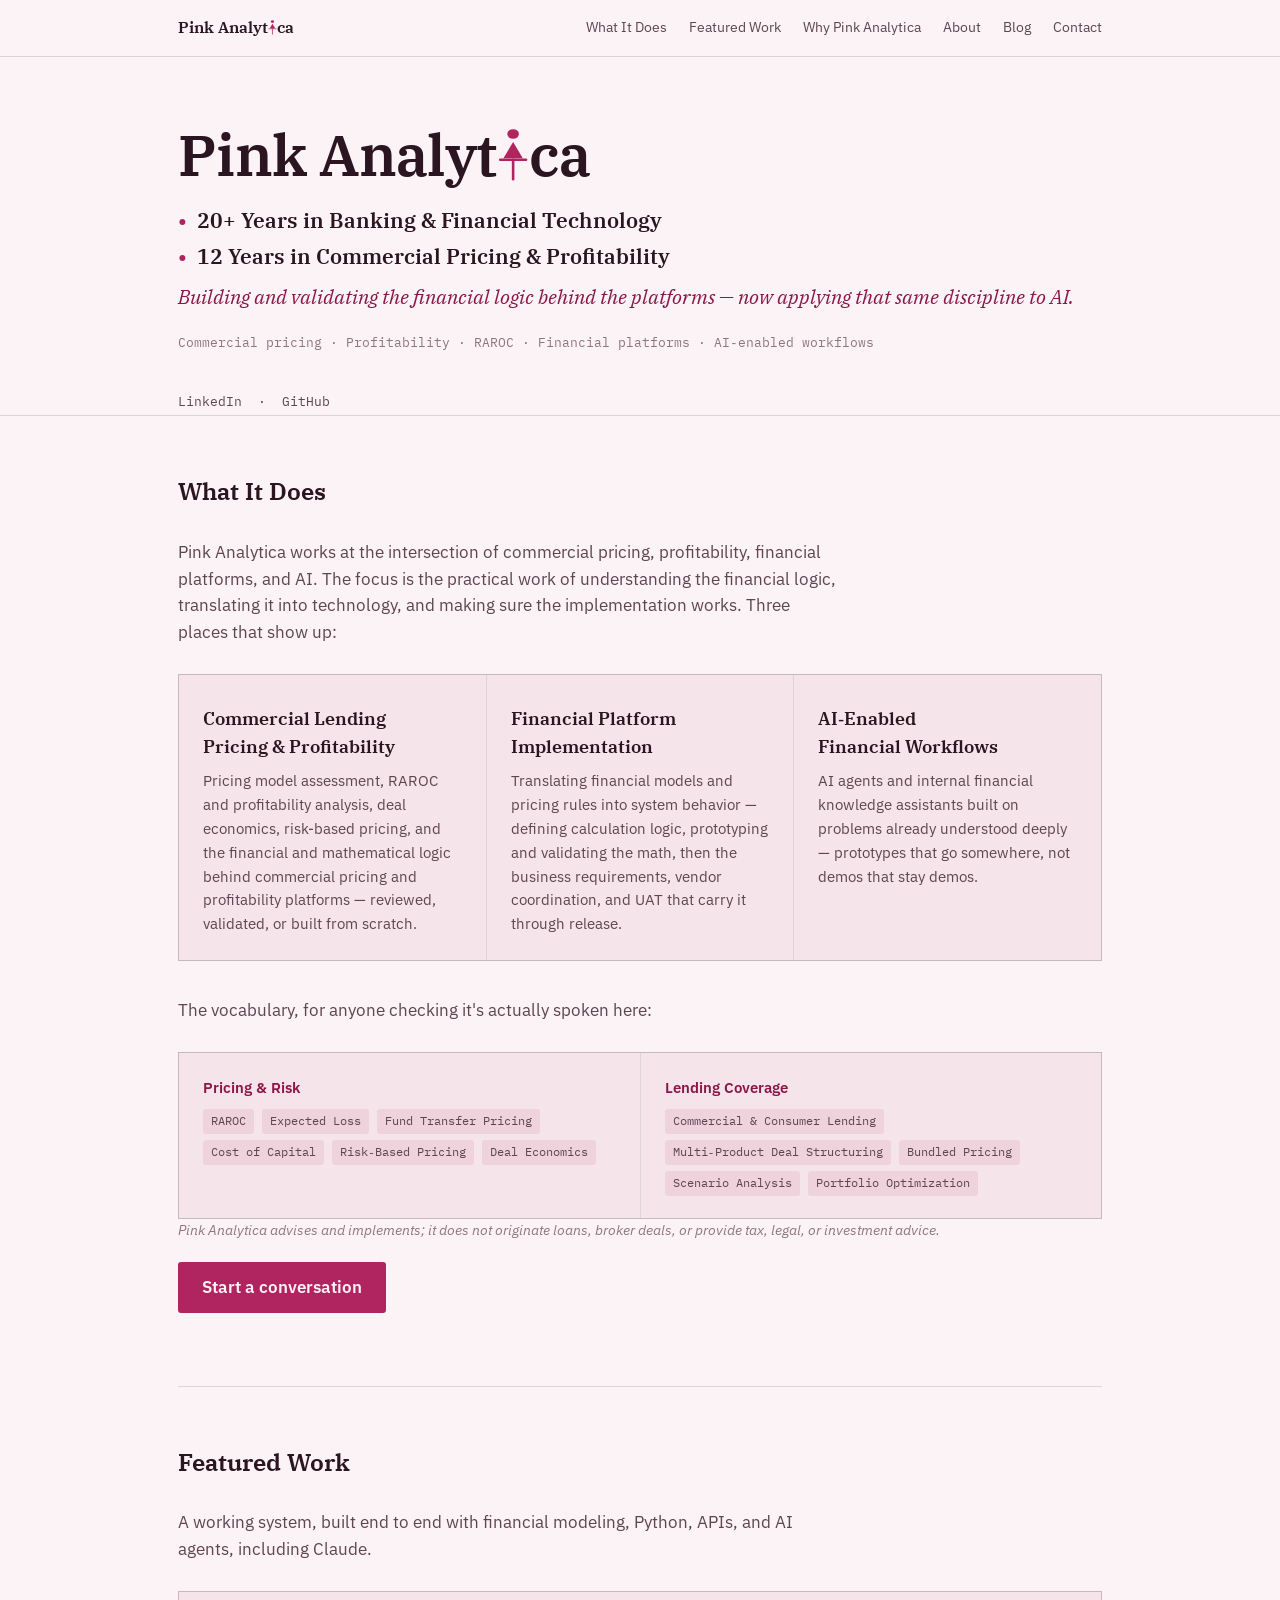
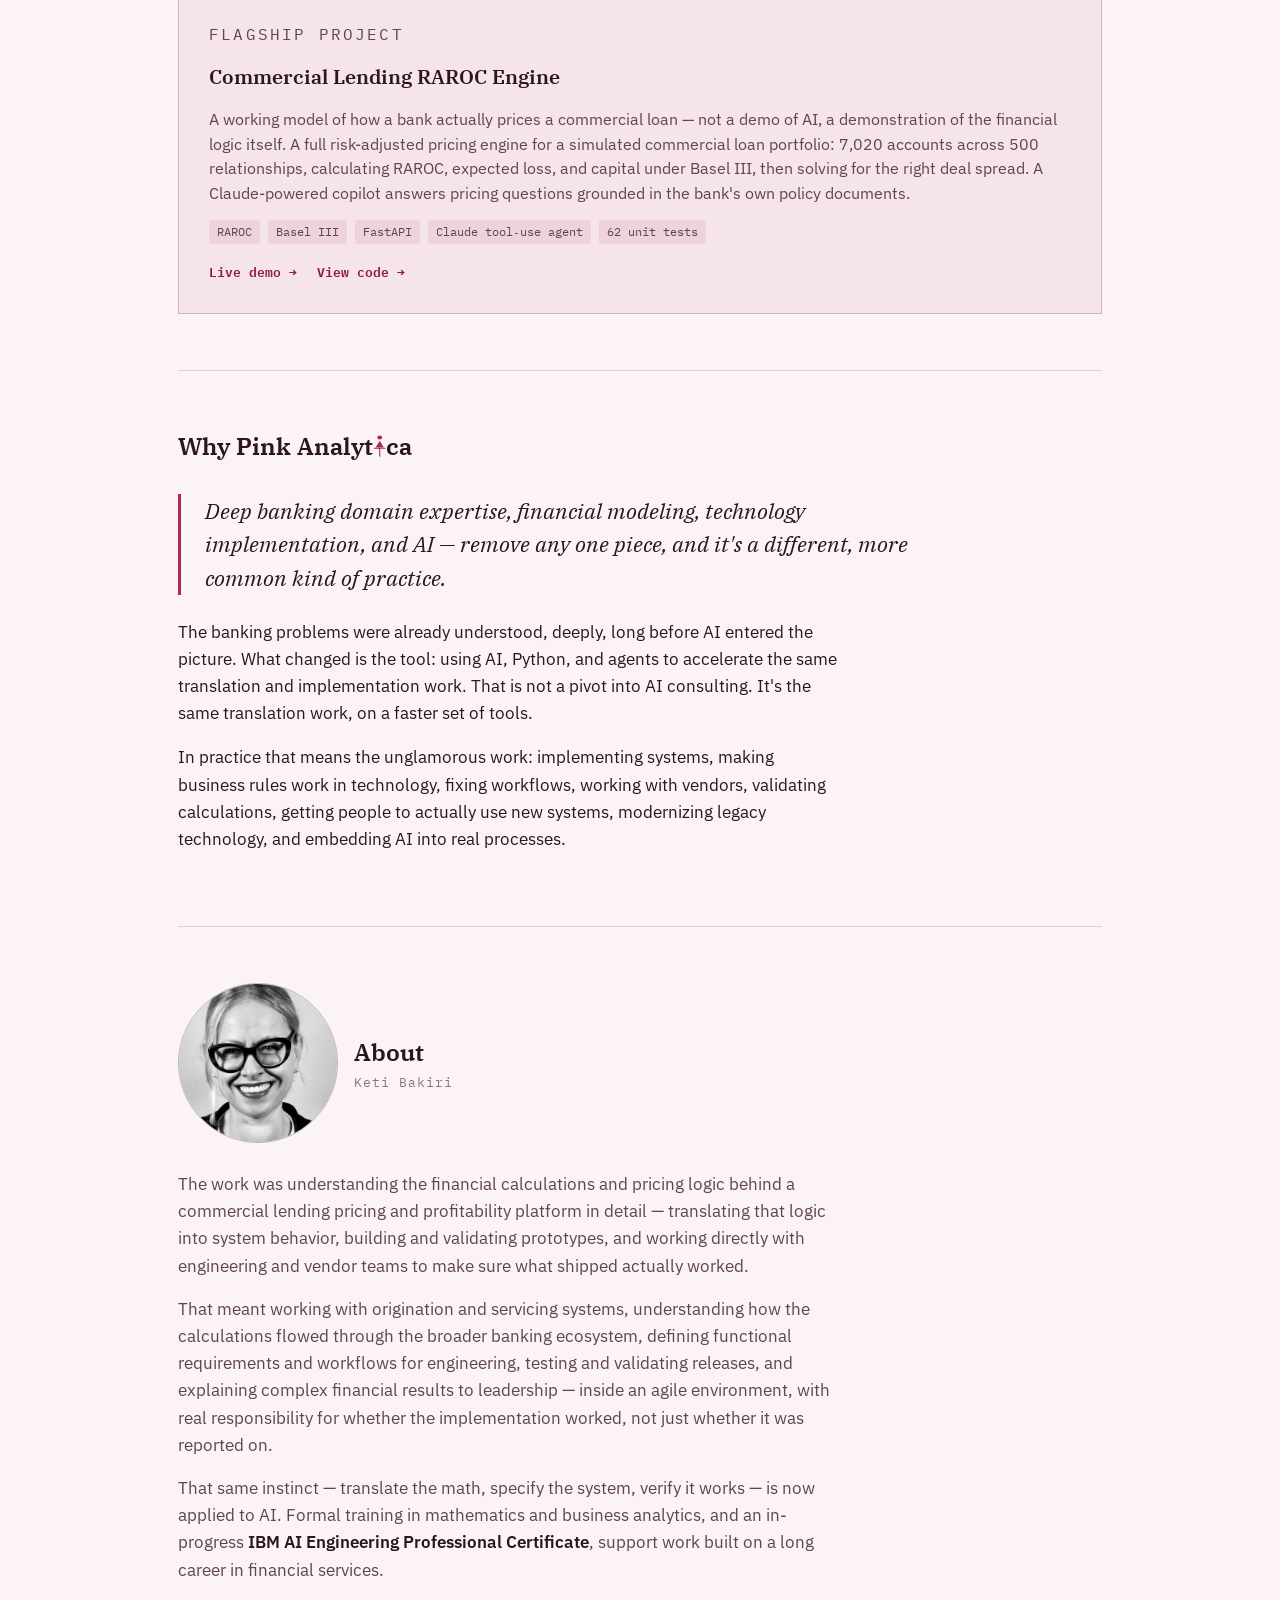
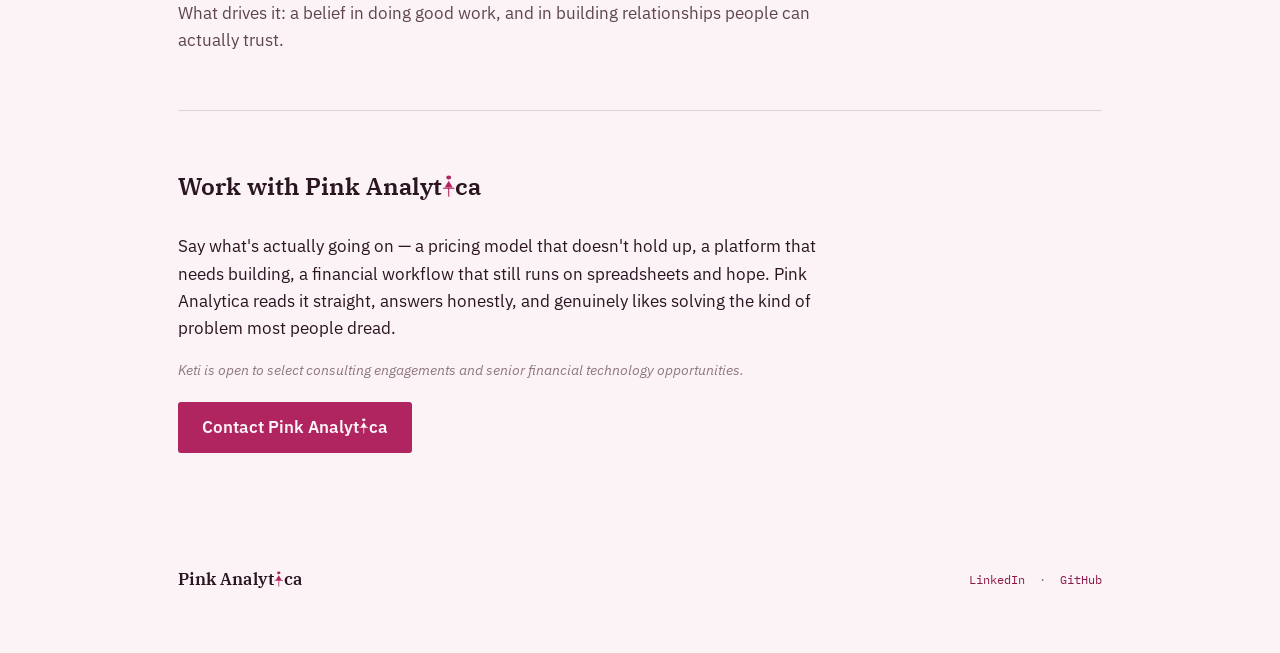
<file: index.html>
<!DOCTYPE html>
<html lang="en">
<head>
<meta charset="UTF-8">
<meta name="viewport" content="width=device-width, initial-scale=1.0">
<title>Pink Analytica</title>
<link rel="icon" type="image/svg+xml" href="favicon.svg">
<meta name="description" content="Pink Analytica: commercial lending pricing, profitability, and financial platform implementation, now applying AI to the same problems, backed by 20+ years in banking.">
<link rel="preconnect" href="https://fonts.googleapis.com">
<link rel="preconnect" href="https://fonts.gstatic.com" crossorigin>
<link href="https://fonts.googleapis.com/css2?family=IBM+Plex+Serif:ital,wght@0,400;0,500;0,600;1,400&family=IBM+Plex+Sans:wght@400;500;600;700&family=IBM+Plex+Mono:wght@400;500;600&display=swap" rel="stylesheet">
<link rel="stylesheet" href="styles.css">
</head>
<body>

<div class="topbar">
  <div class="wrap">
    <div class="topbar-name">Pink Analyt<span class="i-mark"><svg viewBox="0 0 20 34" aria-hidden="true"><ellipse cx="10" cy="4" rx="3.6" ry="3"/><polygon points="10,9 16,19 4,19"/><line x1="2" y1="20" x2="18" y2="20"/><line x1="10" y1="20" x2="10" y2="32"/></svg><span class="sr-only">i</span></span>ca</div>
    <nav>
      <a href="#what-i-do">What It Does</a>
      <a href="#work">Featured Work</a>
      <a href="#why">Why Pink Analytica</a>
      <a href="#about">About</a>
      <a href="blog/index.html">Blog</a>
      <a href="#contact">Contact</a>
    </nav>
  </div>
</div>

<header class="hero">
  <div class="wrap">
    <div class="hero-top">
      <div>
        <h1>Pink Analyt<span class="i-mark"><svg viewBox="0 0 20 34" aria-hidden="true"><ellipse cx="10" cy="4" rx="3.6" ry="3"/><polygon points="10,9 16,19 4,19"/><line x1="2" y1="20" x2="18" y2="20"/><line x1="10" y1="20" x2="10" y2="32"/></svg><span class="sr-only">i</span></span>ca</h1>
        <div class="hero-headline">
          <p class="stat-item">20+ Years in Banking &amp; Financial Technology</p>
          <p class="stat-item">12 Years in Commercial Pricing &amp; Profitability</p>
        </div>
        <p class="role">Building and validating the financial logic behind the platforms &mdash; now applying that same discipline to AI.</p>
        <p class="hero-keywords">Commercial pricing &middot; Profitability &middot; RAROC &middot; Financial platforms &middot; AI&#8209;enabled workflows</p>
      </div>
      <div class="contact-block">
        <div><a href="https://www.linkedin.com/in/ketibakiri" target="_blank" rel="noopener">LinkedIn</a> &nbsp;&middot;&nbsp; <a href="https://github.com/ketibak-ai" target="_blank" rel="noopener">GitHub</a></div>
      </div>
    </div>
  </div>
</header>

<main class="wrap">

  <section id="what-i-do">
    <div class="section-head"><h2>What It Does</h2></div>
    <p class="prose lede reveal">Pink Analytica works at the intersection of commercial pricing, profitability, financial platforms, and AI. The focus is the practical work of understanding the financial logic, translating it into technology, and making sure the implementation works. Three places that show up:</p>

    <div class="eng-grid reveal">
      <div class="eng-card">
        <h3>Commercial Lending Pricing &amp; Profitability</h3>
        <p>Pricing model assessment, RAROC and profitability analysis, deal economics, risk-based pricing, and the financial and mathematical logic behind commercial pricing and profitability platforms &mdash; reviewed, validated, or built from scratch.</p>
      </div>
      <div class="eng-card">
        <h3>Financial Platform Implementation</h3>
        <p>Translating financial models and pricing rules into system behavior &mdash; defining calculation logic, prototyping and validating the math, then the business requirements, vendor coordination, and UAT that carry it through release.</p>
      </div>
      <div class="eng-card">
        <h3>AI&#8209;Enabled Financial Workflows</h3>
        <p>AI agents and internal financial knowledge assistants built on problems already understood deeply &mdash; prototypes that go somewhere, not demos that stay demos.</p>
      </div>
    </div>

    <p class="prose lede reveal" style="margin-top:36px;">The vocabulary, for anyone checking it's actually spoken here:</p>
    <div class="comp-grid reveal">
      <div class="comp-card">
        <h3>Pricing &amp; Risk</h3>
        <div class="tags"><span>RAROC</span><span>Expected Loss</span><span>Fund Transfer Pricing</span><span>Cost of Capital</span><span>Risk&#8209;Based Pricing</span><span>Deal Economics</span></div>
      </div>
      <div class="comp-card">
        <h3>Lending Coverage</h3>
        <div class="tags"><span>Commercial &amp; Consumer Lending</span><span>Multi&#8209;Product Deal Structuring</span><span>Bundled Pricing</span><span>Scenario Analysis</span><span>Portfolio Optimization</span></div>
      </div>
    </div>

    <p class="scope-note reveal">Pink Analytica advises and implements; it does not originate loans, broker deals, or provide tax, legal, or investment advice.</p>
    <p class="reveal"><a class="cta" href="#contact">Start a conversation</a></p>
  </section>

  <section id="work">
    <div class="section-head"><h2>Featured Work</h2></div>
    <p class="prose lede reveal">A working system, built end to end with financial modeling, Python, APIs, and AI agents, including Claude.</p>
    <div class="work-grid reveal">
      <div class="work-card">
        <p class="eyebrow">Flagship project</p>
        <h3>Commercial Lending RAROC Engine</h3>
        <p>A working model of how a bank actually prices a commercial loan &mdash; not a demo of AI, a demonstration of the financial logic itself. A full risk-adjusted pricing engine for a simulated commercial loan portfolio: 7,020 accounts across 500 relationships, calculating RAROC, expected loss, and capital under Basel III, then solving for the right deal spread. A Claude-powered copilot answers pricing questions grounded in the bank's own policy documents.</p>
        <div class="work-tags"><span>RAROC</span><span>Basel III</span><span>FastAPI</span><span>Claude tool&#8209;use agent</span><span>62 unit tests</span></div>
        <div class="work-links">
          <a href="https://ketibak-ai.github.io/commercial-lending-raroc/" target="_blank" rel="noopener">Live demo &rarr;</a>
          <a href="https://github.com/ketibak-ai/commercial-lending-raroc" target="_blank" rel="noopener">View code &rarr;</a>
        </div>
      </div>
    </div>
  </section>

  <section id="why">
    <div class="section-head"><h2>Why Pink Analyt<span class="i-mark"><svg viewBox="0 0 20 34" aria-hidden="true"><ellipse cx="10" cy="4" rx="3.6" ry="3"/><polygon points="10,9 16,19 4,19"/><line x1="2" y1="20" x2="18" y2="20"/><line x1="10" y1="20" x2="10" y2="32"/></svg><span class="sr-only">i</span></span>ca</h2></div>
    <blockquote class="ai-quote reveal">Deep banking domain expertise, financial modeling, technology implementation, and AI &mdash; remove any one piece, and it's a different, more common kind of practice.</blockquote>
    <div class="prose reveal">
      <p>The banking problems were already understood, deeply, long before AI entered the picture. What changed is the tool: using AI, Python, and agents to accelerate the same translation and implementation work. That is not a pivot into AI consulting. It's the same translation work, on a faster set of tools.</p>
      <p>In practice that means the unglamorous work: implementing systems, making business rules work in technology, fixing workflows, working with vendors, validating calculations, getting people to actually use new systems, modernizing legacy technology, and embedding AI into real processes.</p>
    </div>
  </section>

  <section id="about">
    <div class="section-head founder-head reveal">
      <img class="founder-photo" src="founder.jpg" alt="Keti Bakiri, founder of Pink Analytica, smiling, wearing glasses and a dark blazer">
      <div>
        <h2>About</h2>
        <p class="founder">Keti Bakiri</p>
      </div>
    </div>
    <div class="summary prose reveal">
      <p>The work was understanding the financial calculations and pricing logic behind a commercial lending pricing and profitability platform in detail &mdash; translating that logic into system behavior, building and validating prototypes, and working directly with engineering and vendor teams to make sure what shipped actually worked.</p>
      <p>That meant working with origination and servicing systems, understanding how the calculations flowed through the broader banking ecosystem, defining functional requirements and workflows for engineering, testing and validating releases, and explaining complex financial results to leadership &mdash; inside an agile environment, with real responsibility for whether the implementation worked, not just whether it was reported on.</p>
      <p>That same instinct &mdash; translate the math, specify the system, verify it works &mdash; is now applied to AI. Formal training in mathematics and business analytics, and an in-progress <strong>IBM AI Engineering Professional Certificate</strong>, support work built on a long career in financial services.</p>
      <p>What drives it: a belief in doing good work, and in building relationships people can actually trust.</p>
    </div>
  </section>

  <section id="contact" style="border-bottom:none;">
    <div class="section-head"><h2>Work with Pink Analyt<span class="i-mark"><svg viewBox="0 0 20 34" aria-hidden="true"><ellipse cx="10" cy="4" rx="3.6" ry="3"/><polygon points="10,9 16,19 4,19"/><line x1="2" y1="20" x2="18" y2="20"/><line x1="10" y1="20" x2="10" y2="32"/></svg><span class="sr-only">i</span></span>ca</h2></div>
    <p class="prose reveal">Say what's actually going on &mdash; a pricing model that doesn't hold up, a platform that needs building, a financial workflow that still runs on spreadsheets and hope. Pink Analytica reads it straight, answers honestly, and genuinely likes solving the kind of problem most people dread.</p>
    <p class="scope-note reveal">Keti is open to select consulting engagements and senior financial technology opportunities.</p>
    <p class="reveal"><a class="cta" href="mailto:keti.bakiri@outlook.com?subject=Pink%20Analytica%20inquiry">Contact Pink Analyt<span class="i-mark"><svg viewBox="0 0 20 34" aria-hidden="true"><ellipse cx="10" cy="4" rx="3.6" ry="3"/><polygon points="10,9 16,19 4,19"/><line x1="2" y1="20" x2="18" y2="20"/><line x1="10" y1="20" x2="10" y2="32"/></svg><span class="sr-only">i</span></span>ca</a></p>
  </section>

</main>

<footer>
  <div class="wrap">
    <div class="fname">Pink Analyt<span class="i-mark"><svg viewBox="0 0 20 34" aria-hidden="true"><ellipse cx="10" cy="4" rx="3.6" ry="3"/><polygon points="10,9 16,19 4,19"/><line x1="2" y1="20" x2="18" y2="20"/><line x1="10" y1="20" x2="10" y2="32"/></svg><span class="sr-only">i</span></span>ca</div>
    <div class="fmeta"><a href="https://www.linkedin.com/in/ketibakiri" target="_blank" rel="noopener">LinkedIn</a> &nbsp;&middot;&nbsp; <a href="https://github.com/ketibak-ai" target="_blank" rel="noopener">GitHub</a></div>
  </div>
</footer>

<script>
(function(){
  var reduce = window.matchMedia('(prefers-reduced-motion: reduce)').matches;

  var reveals = document.querySelectorAll('.reveal');
  if(reduce){
    reveals.forEach(function(el){ el.classList.add('in'); });
  } else {
    var rio = new IntersectionObserver(function(entries){
      entries.forEach(function(e){
        if(e.isIntersecting){ e.target.classList.add('in'); rio.unobserve(e.target); }
      });
    }, {threshold: 0.12});
    reveals.forEach(function(el){ rio.observe(el); });
  }
})();
</script>
</body>
</html>
</file>
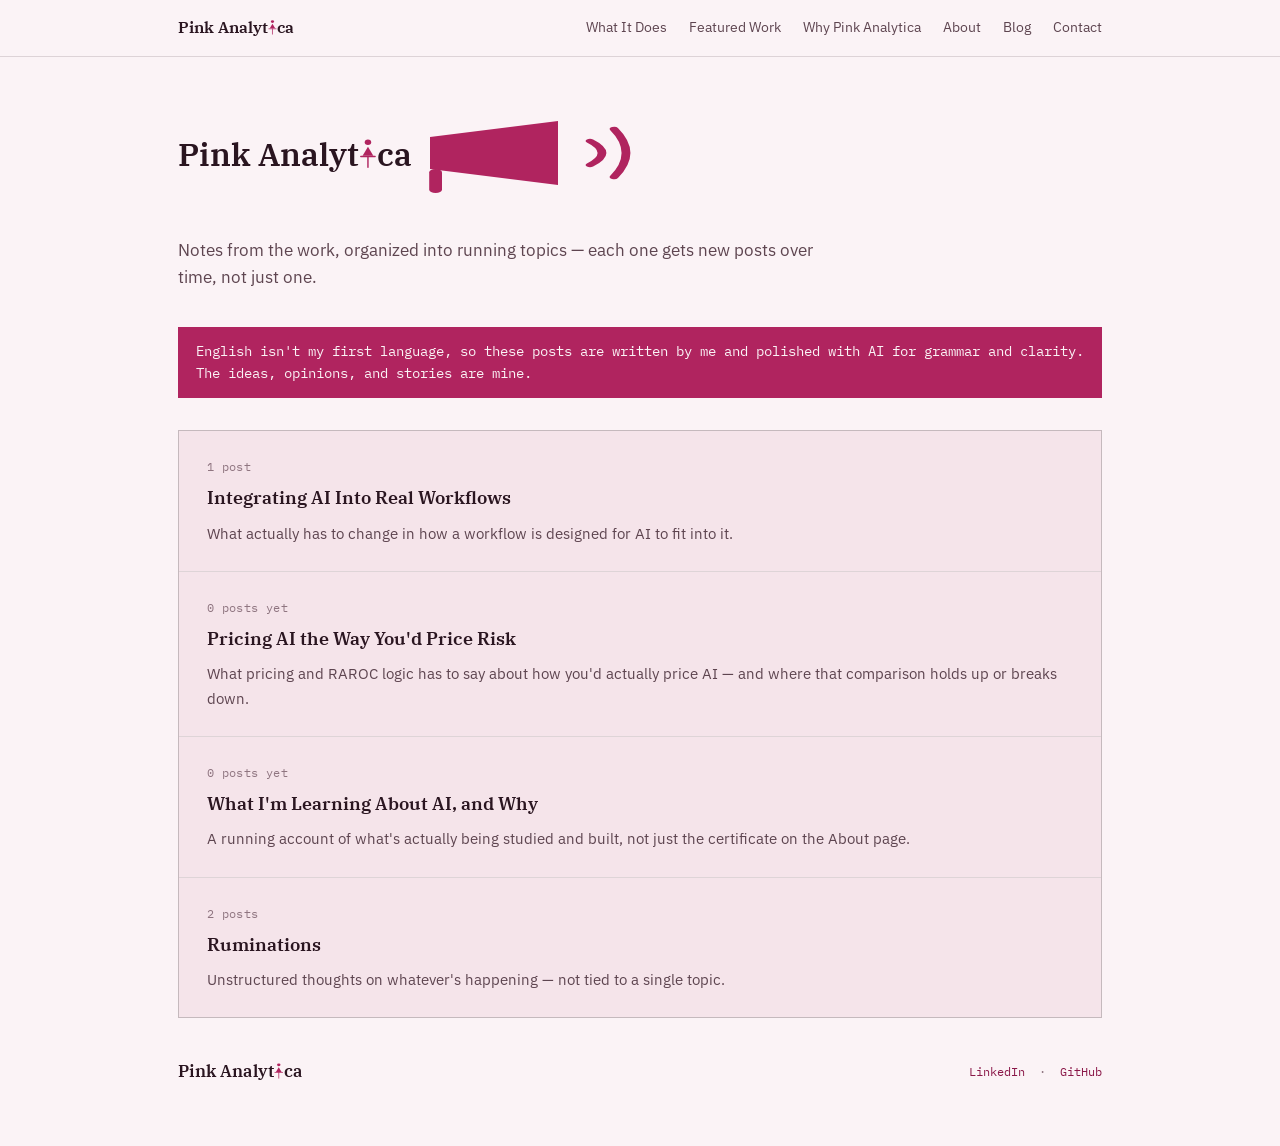
<file: blog/index.html>
<!DOCTYPE html>
<html lang="en">
<head>
<meta charset="UTF-8">
<meta name="viewport" content="width=device-width, initial-scale=1.0">
<title>Blog &middot; Pink Analytica</title>
<link rel="icon" type="image/svg+xml" href="../favicon.svg">
<meta name="description" content="Notes on commercial pricing, RAROC, risk, and what applying AI to financial workflows actually looks like, from Pink Analytica.">
<link rel="preconnect" href="https://fonts.googleapis.com">
<link rel="preconnect" href="https://fonts.gstatic.com" crossorigin>
<link href="https://fonts.googleapis.com/css2?family=IBM+Plex+Serif:ital,wght@0,400;0,500;0,600;1,400&family=IBM+Plex+Sans:wght@400;500;600;700&family=IBM+Plex+Mono:wght@400;500;600&display=swap" rel="stylesheet">
<link rel="stylesheet" href="../styles.css">
</head>
<body>

<div class="topbar">
  <div class="wrap">
    <div class="topbar-name"><a href="../index.html" style="color:inherit; text-decoration:none;">Pink Analyt<span class="i-mark"><svg viewBox="0 0 20 34" aria-hidden="true"><ellipse cx="10" cy="4" rx="3.6" ry="3"/><polygon points="10,9 16,19 4,19"/><line x1="2" y1="20" x2="18" y2="20"/><line x1="10" y1="20" x2="10" y2="32"/></svg><span class="sr-only">i</span></span>ca</a></div>
    <nav>
      <a href="../index.html#what-i-do">What It Does</a>
      <a href="../index.html#work">Featured Work</a>
      <a href="../index.html#why">Why Pink Analytica</a>
      <a href="../index.html#about">About</a>
      <a href="index.html">Blog</a>
      <a href="../index.html#contact">Contact</a>
    </nav>
  </div>
</div>

<main class="wrap" style="padding-top:56px;">
  <div class="section-head"><h1 style="font-family:'IBM Plex Serif',serif; font-size:2rem;">Pink Analyt<span class="i-mark"><svg viewBox="0 0 20 34" aria-hidden="true"><ellipse cx="10" cy="4" rx="3.6" ry="3"/><polygon points="10,9 16,19 4,19"/><line x1="2" y1="20" x2="18" y2="20"/><line x1="10" y1="20" x2="10" y2="32"/></svg><span class="sr-only">i</span></span>ca<span class="megaphone-mark"><svg viewBox="-4 0 32 24" preserveAspectRatio="none" aria-hidden="true"><polygon points="26,6 26,14 10,18 10,2"/><rect x="24.5" y="14" width="1.6" height="6" rx="0.8"/><path d="M6 7 Q3 10 6 13"/><path d="M3 4 Q0 10 3 16"/></svg></span></h1></div>
  <p class="blog-lede">Notes from the work, organized into running topics &mdash; each one gets new posts over time, not just one.</p>
  <p style="font-family:'IBM Plex Mono',monospace; font-size:0.85rem; line-height:1.6; color: var(--paper); background: var(--accent); padding:14px 18px; margin:0 0 32px;">English isn't my first language, so these posts are written by me and polished with AI for grammar and clarity. The ideas, opinions, and stories are mine.</p>

  <div class="post-list">
    <a class="post-card" href="integrating-ai-workflows/index.html">
      <div class="post-date">1 post</div>
      <h3>Integrating AI Into Real Workflows</h3>
      <p>What actually has to change in how a workflow is designed for AI to fit into it.</p>
    </a>
    <a class="post-card" href="pricing-ai-vs-risk/index.html">
      <div class="post-date">0 posts yet</div>
      <h3>Pricing AI the Way You'd Price Risk</h3>
      <p>What pricing and RAROC logic has to say about how you'd actually price AI &mdash; and where that comparison holds up or breaks down.</p>
    </a>
    <a class="post-card" href="learning-ai/index.html">
      <div class="post-date">0 posts yet</div>
      <h3>What I'm Learning About AI, and Why</h3>
      <p>A running account of what's actually being studied and built, not just the certificate on the About page.</p>
    </a>
    <a class="post-card" href="rumination/index.html">
      <div class="post-date">2 posts</div>
      <h3>Ruminations</h3>
      <p>Unstructured thoughts on whatever's happening &mdash; not tied to a single topic.</p>
    </a>
  </div>
</main>

<footer>
  <div class="wrap">
    <div class="fname">Pink Analyt<span class="i-mark"><svg viewBox="0 0 20 34" aria-hidden="true"><ellipse cx="10" cy="4" rx="3.6" ry="3"/><polygon points="10,9 16,19 4,19"/><line x1="2" y1="20" x2="18" y2="20"/><line x1="10" y1="20" x2="10" y2="32"/></svg><span class="sr-only">i</span></span>ca</div>
    <div class="fmeta"><a href="https://www.linkedin.com/in/ketibakiri" target="_blank" rel="noopener">LinkedIn</a> &nbsp;&middot;&nbsp; <a href="https://github.com/ketibak-ai" target="_blank" rel="noopener">GitHub</a></div>
  </div>
</footer>

</body>
</html>
</file>
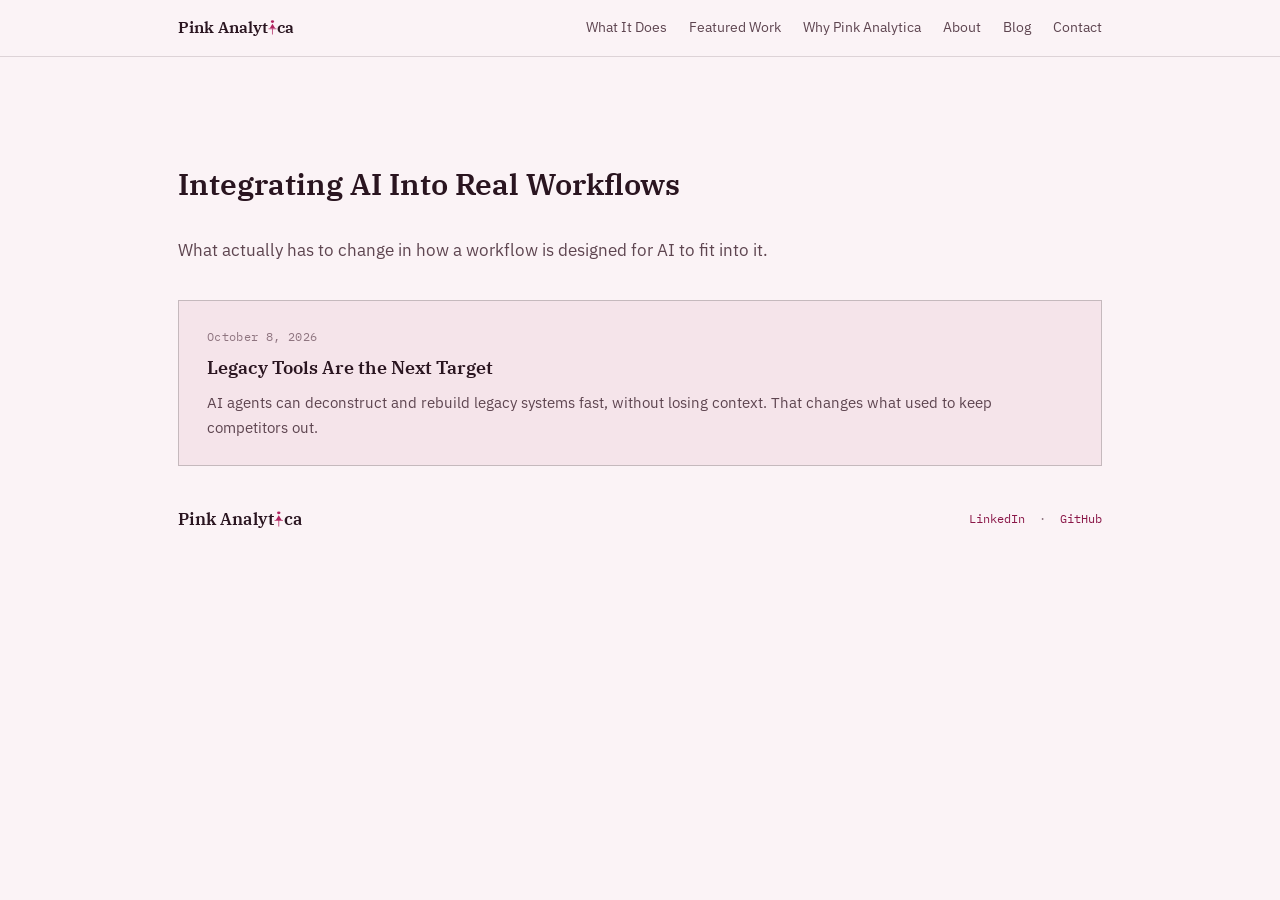
<file: blog/integrating-ai-workflows/index.html>
<!DOCTYPE html>
<html lang="en">
<head>
<meta charset="UTF-8">
<meta name="viewport" content="width=device-width, initial-scale=1.0">
<title>Integrating AI Into Real Workflows &middot; Pink Analytica</title>
<link rel="icon" type="image/svg+xml" href="../../favicon.svg">
<meta name="description" content="What actually has to change in how a workflow is designed for AI to fit into it.">
<link rel="preconnect" href="https://fonts.googleapis.com">
<link rel="preconnect" href="https://fonts.gstatic.com" crossorigin>
<link href="https://fonts.googleapis.com/css2?family=IBM+Plex+Serif:ital,wght@0,400;0,500;0,600;1,400&family=IBM+Plex+Sans:wght@400;500;600;700&family=IBM+Plex+Mono:wght@400;500;600&display=swap" rel="stylesheet">
<link rel="stylesheet" href="../../styles.css">
</head>
<body>

<div class="topbar">
  <div class="wrap">
    <div class="topbar-name"><a href="../../index.html" style="color:inherit; text-decoration:none;">Pink Analyt<span class="i-mark"><svg viewBox="0 0 20 34" aria-hidden="true"><ellipse cx="10" cy="4" rx="3.6" ry="3"/><polygon points="10,9 16,19 4,19"/><line x1="2" y1="20" x2="18" y2="20"/><line x1="10" y1="20" x2="10" y2="32"/></svg><span class="sr-only">i</span></span>ca</a></div>
    <nav>
      <a href="../../index.html#what-i-do">What It Does</a>
      <a href="../../index.html#work">Featured Work</a>
      <a href="../../index.html#why">Why Pink Analytica</a>
      <a href="../../index.html#about">About</a>
      <a href="../index.html">Blog</a>
      <a href="../../index.html#contact">Contact</a>
    </nav>
  </div>
</div>

<main class="wrap" style="padding-top:56px;">
  <p class="eyebrow reveal"><a href="../index.html" class="back-link">&larr; Blog</a></p>
  <div class="section-head" style="margin-top:14px;"><h1 style="font-family:'IBM Plex Serif',serif; font-size:1.9rem;">Integrating AI Into Real Workflows</h1></div>
  <p class="blog-lede">What actually has to change in how a workflow is designed for AI to fit into it.</p>

  <div class="post-list">
    <a class="post-card" href="legacy-tools-are-the-next-target/index.html">
      <div class="post-date">October 8, 2026</div>
      <h3>Legacy Tools Are the Next Target</h3>
      <p>AI agents can deconstruct and rebuild legacy systems fast, without losing context. That changes what used to keep competitors out.</p>
    </a>
  </div>
</main>

<footer>
  <div class="wrap">
    <div class="fname">Pink Analyt<span class="i-mark"><svg viewBox="0 0 20 34" aria-hidden="true"><ellipse cx="10" cy="4" rx="3.6" ry="3"/><polygon points="10,9 16,19 4,19"/><line x1="2" y1="20" x2="18" y2="20"/><line x1="10" y1="20" x2="10" y2="32"/></svg><span class="sr-only">i</span></span>ca</div>
    <div class="fmeta"><a href="https://www.linkedin.com/in/ketibakiri" target="_blank" rel="noopener">LinkedIn</a> &nbsp;&middot;&nbsp; <a href="https://github.com/ketibak-ai" target="_blank" rel="noopener">GitHub</a></div>
  </div>
</footer>

</body>
</html>
</file>
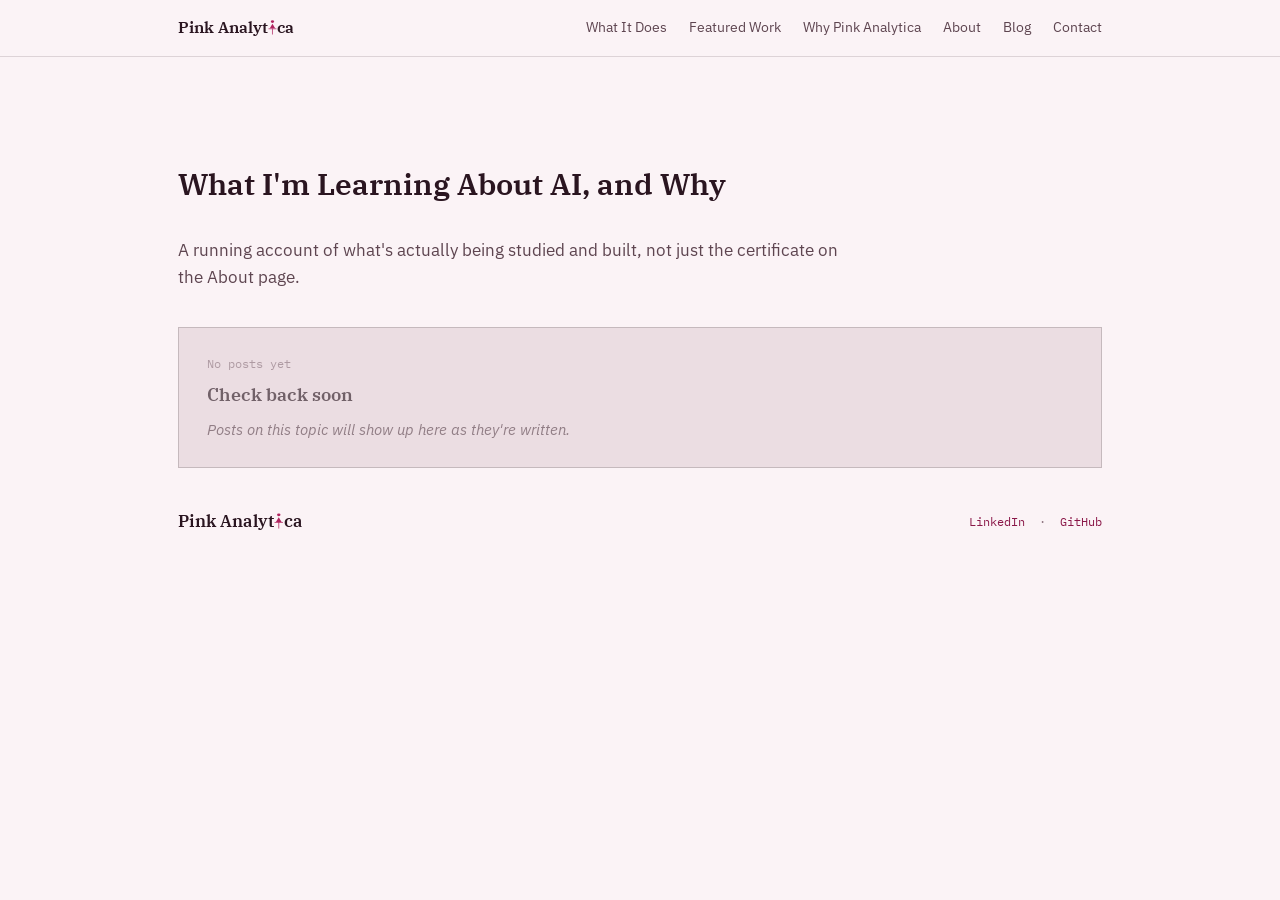
<file: blog/learning-ai/index.html>
<!DOCTYPE html>
<html lang="en">
<head>
<meta charset="UTF-8">
<meta name="viewport" content="width=device-width, initial-scale=1.0">
<title>What I'm Learning About AI, and Why &middot; Pink Analytica</title>
<link rel="icon" type="image/svg+xml" href="../../favicon.svg">
<meta name="description" content="A running account of what's actually being studied and built, not just the certificate on the About page.">
<link rel="preconnect" href="https://fonts.googleapis.com">
<link rel="preconnect" href="https://fonts.gstatic.com" crossorigin>
<link href="https://fonts.googleapis.com/css2?family=IBM+Plex+Serif:ital,wght@0,400;0,500;0,600;1,400&family=IBM+Plex+Sans:wght@400;500;600;700&family=IBM+Plex+Mono:wght@400;500;600&display=swap" rel="stylesheet">
<link rel="stylesheet" href="../../styles.css">
</head>
<body>

<div class="topbar">
  <div class="wrap">
    <div class="topbar-name"><a href="../../index.html" style="color:inherit; text-decoration:none;">Pink Analyt<span class="i-mark"><svg viewBox="0 0 20 34" aria-hidden="true"><ellipse cx="10" cy="4" rx="3.6" ry="3"/><polygon points="10,9 16,19 4,19"/><line x1="2" y1="20" x2="18" y2="20"/><line x1="10" y1="20" x2="10" y2="32"/></svg><span class="sr-only">i</span></span>ca</a></div>
    <nav>
      <a href="../../index.html#what-i-do">What It Does</a>
      <a href="../../index.html#work">Featured Work</a>
      <a href="../../index.html#why">Why Pink Analytica</a>
      <a href="../../index.html#about">About</a>
      <a href="../index.html">Blog</a>
      <a href="../../index.html#contact">Contact</a>
    </nav>
  </div>
</div>

<main class="wrap" style="padding-top:56px;">
  <p class="eyebrow reveal"><a href="../index.html" class="back-link">&larr; Blog</a></p>
  <div class="section-head" style="margin-top:14px;"><h1 style="font-family:'IBM Plex Serif',serif; font-size:1.9rem;">What I'm Learning About AI, and Why</h1></div>
  <p class="blog-lede">A running account of what's actually being studied and built, not just the certificate on the About page.</p>

  <div class="post-list">
    <div class="post-coming-soon">
      <div class="post-date">No posts yet</div>
      <h3>Check back soon</h3>
      <p>Posts on this topic will show up here as they're written.</p>
    </div>
  </div>
</main>

<footer>
  <div class="wrap">
    <div class="fname">Pink Analyt<span class="i-mark"><svg viewBox="0 0 20 34" aria-hidden="true"><ellipse cx="10" cy="4" rx="3.6" ry="3"/><polygon points="10,9 16,19 4,19"/><line x1="2" y1="20" x2="18" y2="20"/><line x1="10" y1="20" x2="10" y2="32"/></svg><span class="sr-only">i</span></span>ca</div>
    <div class="fmeta"><a href="https://www.linkedin.com/in/ketibakiri" target="_blank" rel="noopener">LinkedIn</a> &nbsp;&middot;&nbsp; <a href="https://github.com/ketibak-ai" target="_blank" rel="noopener">GitHub</a></div>
  </div>
</footer>

</body>
</html>
</file>
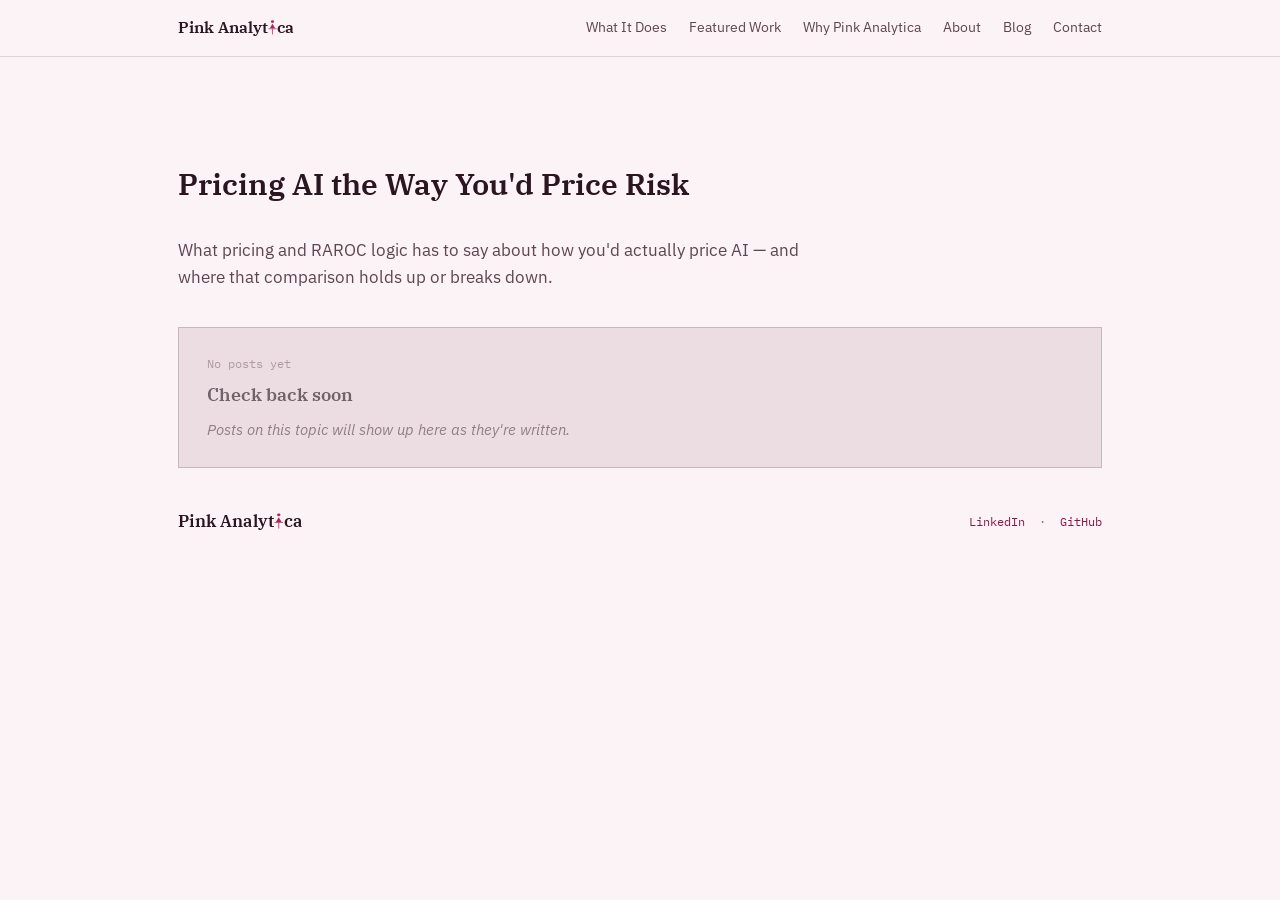
<file: blog/pricing-ai-vs-risk/index.html>
<!DOCTYPE html>
<html lang="en">
<head>
<meta charset="UTF-8">
<meta name="viewport" content="width=device-width, initial-scale=1.0">
<title>Pricing AI the Way You'd Price Risk &middot; Pink Analytica</title>
<link rel="icon" type="image/svg+xml" href="../../favicon.svg">
<meta name="description" content="What pricing and RAROC logic has to say about how you'd actually price AI, and where that comparison holds up or breaks down.">
<link rel="preconnect" href="https://fonts.googleapis.com">
<link rel="preconnect" href="https://fonts.gstatic.com" crossorigin>
<link href="https://fonts.googleapis.com/css2?family=IBM+Plex+Serif:ital,wght@0,400;0,500;0,600;1,400&family=IBM+Plex+Sans:wght@400;500;600;700&family=IBM+Plex+Mono:wght@400;500;600&display=swap" rel="stylesheet">
<link rel="stylesheet" href="../../styles.css">
</head>
<body>

<div class="topbar">
  <div class="wrap">
    <div class="topbar-name"><a href="../../index.html" style="color:inherit; text-decoration:none;">Pink Analyt<span class="i-mark"><svg viewBox="0 0 20 34" aria-hidden="true"><ellipse cx="10" cy="4" rx="3.6" ry="3"/><polygon points="10,9 16,19 4,19"/><line x1="2" y1="20" x2="18" y2="20"/><line x1="10" y1="20" x2="10" y2="32"/></svg><span class="sr-only">i</span></span>ca</a></div>
    <nav>
      <a href="../../index.html#what-i-do">What It Does</a>
      <a href="../../index.html#work">Featured Work</a>
      <a href="../../index.html#why">Why Pink Analytica</a>
      <a href="../../index.html#about">About</a>
      <a href="../index.html">Blog</a>
      <a href="../../index.html#contact">Contact</a>
    </nav>
  </div>
</div>

<main class="wrap" style="padding-top:56px;">
  <p class="eyebrow reveal"><a href="../index.html" class="back-link">&larr; Blog</a></p>
  <div class="section-head" style="margin-top:14px;"><h1 style="font-family:'IBM Plex Serif',serif; font-size:1.9rem;">Pricing AI the Way You'd Price Risk</h1></div>
  <p class="blog-lede">What pricing and RAROC logic has to say about how you'd actually price AI &mdash; and where that comparison holds up or breaks down.</p>

  <div class="post-list">
    <div class="post-coming-soon">
      <div class="post-date">No posts yet</div>
      <h3>Check back soon</h3>
      <p>Posts on this topic will show up here as they're written.</p>
    </div>
  </div>
</main>

<footer>
  <div class="wrap">
    <div class="fname">Pink Analyt<span class="i-mark"><svg viewBox="0 0 20 34" aria-hidden="true"><ellipse cx="10" cy="4" rx="3.6" ry="3"/><polygon points="10,9 16,19 4,19"/><line x1="2" y1="20" x2="18" y2="20"/><line x1="10" y1="20" x2="10" y2="32"/></svg><span class="sr-only">i</span></span>ca</div>
    <div class="fmeta"><a href="https://www.linkedin.com/in/ketibakiri" target="_blank" rel="noopener">LinkedIn</a> &nbsp;&middot;&nbsp; <a href="https://github.com/ketibak-ai" target="_blank" rel="noopener">GitHub</a></div>
  </div>
</footer>

</body>
</html>
</file>
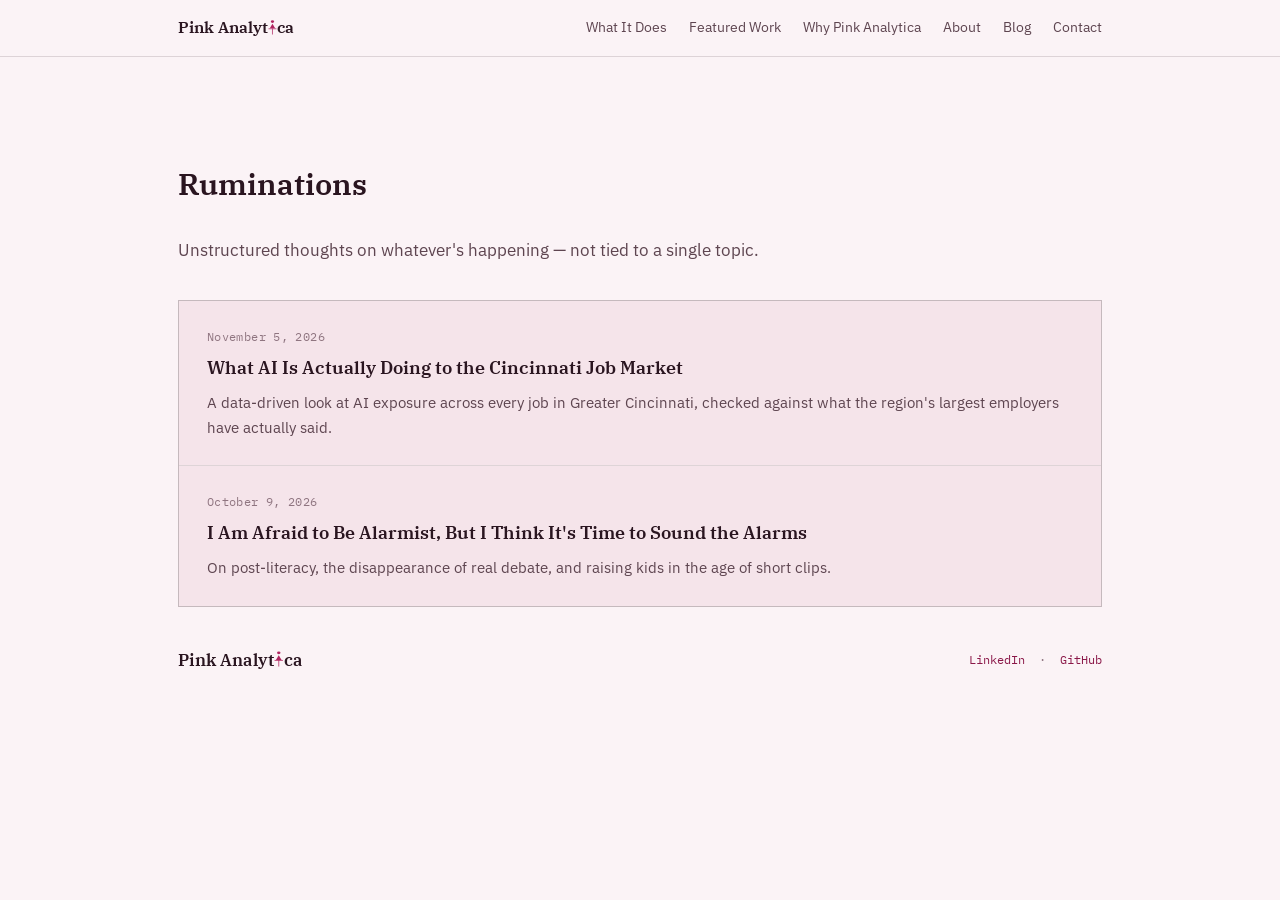
<file: blog/rumination/index.html>
<!DOCTYPE html>
<html lang="en">
<head>
<meta charset="UTF-8">
<meta name="viewport" content="width=device-width, initial-scale=1.0">
<title>Ruminations &middot; Pink Analytica</title>
<link rel="icon" type="image/svg+xml" href="../../favicon.svg">
<meta name="description" content="Unstructured thoughts on whatever's happening, not tied to a single topic.">
<link rel="preconnect" href="https://fonts.googleapis.com">
<link rel="preconnect" href="https://fonts.gstatic.com" crossorigin>
<link href="https://fonts.googleapis.com/css2?family=IBM+Plex+Serif:ital,wght@0,400;0,500;0,600;1,400&family=IBM+Plex+Sans:wght@400;500;600;700&family=IBM+Plex+Mono:wght@400;500;600&display=swap" rel="stylesheet">
<link rel="stylesheet" href="../../styles.css">
</head>
<body>

<div class="topbar">
  <div class="wrap">
    <div class="topbar-name"><a href="../../index.html" style="color:inherit; text-decoration:none;">Pink Analyt<span class="i-mark"><svg viewBox="0 0 20 34" aria-hidden="true"><ellipse cx="10" cy="4" rx="3.6" ry="3"/><polygon points="10,9 16,19 4,19"/><line x1="2" y1="20" x2="18" y2="20"/><line x1="10" y1="20" x2="10" y2="32"/></svg><span class="sr-only">i</span></span>ca</a></div>
    <nav>
      <a href="../../index.html#what-i-do">What It Does</a>
      <a href="../../index.html#work">Featured Work</a>
      <a href="../../index.html#why">Why Pink Analytica</a>
      <a href="../../index.html#about">About</a>
      <a href="../index.html">Blog</a>
      <a href="../../index.html#contact">Contact</a>
    </nav>
  </div>
</div>

<main class="wrap" style="padding-top:56px;">
  <p class="eyebrow reveal"><a href="../index.html" class="back-link">&larr; Blog</a></p>
  <div class="section-head" style="margin-top:14px;"><h1 style="font-family:'IBM Plex Serif',serif; font-size:1.9rem;">Ruminations</h1></div>
  <p class="blog-lede">Unstructured thoughts on whatever's happening &mdash; not tied to a single topic.</p>

  <div class="post-list">
    <a class="post-card" href="what-ai-is-actually-doing-to-the-cincinnati-job-market/index.html">
      <div class="post-date">November 5, 2026</div>
      <h3>What AI Is Actually Doing to the Cincinnati Job Market</h3>
      <p>A data-driven look at AI exposure across every job in Greater Cincinnati, checked against what the region's largest employers have actually said.</p>
    </a>
    <a class="post-card" href="time-to-sound-the-alarms/index.html">
      <div class="post-date">October 9, 2026</div>
      <h3>I Am Afraid to Be Alarmist, But I Think It's Time to Sound the Alarms</h3>
      <p>On post-literacy, the disappearance of real debate, and raising kids in the age of short clips.</p>
    </a>
  </div>
</main>

<footer>
  <div class="wrap">
    <div class="fname">Pink Analyt<span class="i-mark"><svg viewBox="0 0 20 34" aria-hidden="true"><ellipse cx="10" cy="4" rx="3.6" ry="3"/><polygon points="10,9 16,19 4,19"/><line x1="2" y1="20" x2="18" y2="20"/><line x1="10" y1="20" x2="10" y2="32"/></svg><span class="sr-only">i</span></span>ca</div>
    <div class="fmeta"><a href="https://www.linkedin.com/in/ketibakiri" target="_blank" rel="noopener">LinkedIn</a> &nbsp;&middot;&nbsp; <a href="https://github.com/ketibak-ai" target="_blank" rel="noopener">GitHub</a></div>
  </div>
</footer>

</body>
</html>
</file>
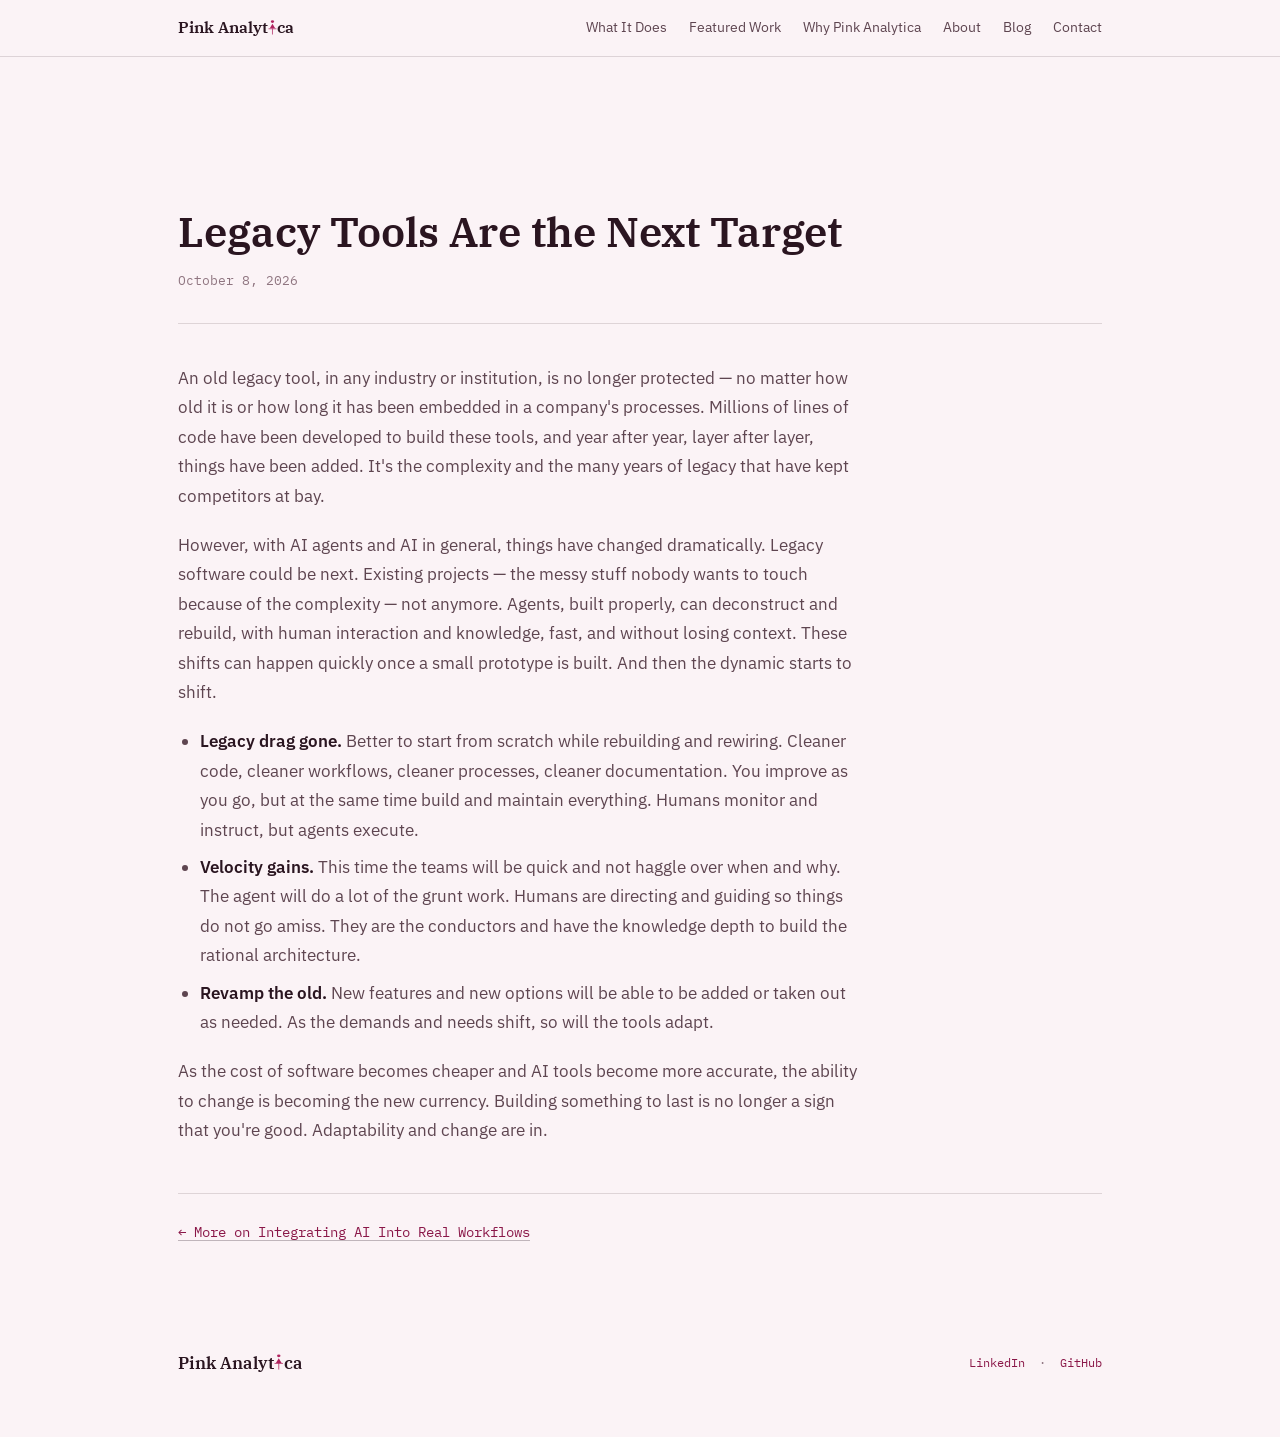
<file: blog/integrating-ai-workflows/legacy-tools-are-the-next-target/index.html>
<!DOCTYPE html>
<html lang="en">
<head>
<meta charset="UTF-8">
<meta name="viewport" content="width=device-width, initial-scale=1.0">
<title>Legacy Tools Are the Next Target &middot; Pink Analytica</title>
<link rel="icon" type="image/svg+xml" href="../../../favicon.svg">
<meta name="description" content="AI agents can deconstruct and rebuild legacy systems fast, without losing context. That changes what used to keep competitors out.">
<link rel="preconnect" href="https://fonts.googleapis.com">
<link rel="preconnect" href="https://fonts.gstatic.com" crossorigin>
<link href="https://fonts.googleapis.com/css2?family=IBM+Plex+Serif:ital,wght@0,400;0,500;0,600;1,400&family=IBM+Plex+Sans:wght@400;500;600;700&family=IBM+Plex+Mono:wght@400;500;600&display=swap" rel="stylesheet">
<link rel="stylesheet" href="../../../styles.css">
</head>
<body>

<div class="topbar">
  <div class="wrap">
    <div class="topbar-name"><a href="../../../index.html" style="color:inherit; text-decoration:none;">Pink Analyt<span class="i-mark"><svg viewBox="0 0 20 34" aria-hidden="true"><ellipse cx="10" cy="4" rx="3.6" ry="3"/><polygon points="10,9 16,19 4,19"/><line x1="2" y1="20" x2="18" y2="20"/><line x1="10" y1="20" x2="10" y2="32"/></svg><span class="sr-only">i</span></span>ca</a></div>
    <nav>
      <a href="../../../index.html#what-i-do">What It Does</a>
      <a href="../../../index.html#work">Featured Work</a>
      <a href="../../../index.html#why">Why Pink Analytica</a>
      <a href="../../../index.html#about">About</a>
      <a href="../../index.html">Blog</a>
      <a href="../../../index.html#contact">Contact</a>
    </nav>
  </div>
</div>

<main class="wrap" style="padding-top:56px;">
<article class="post">
  <div class="post-header">
    <p class="eyebrow reveal"><a href="../index.html" class="back-link">&larr; Integrating AI Into Real Workflows</a></p>
    <h1>Legacy Tools Are the Next Target</h1>
    <div class="post-meta">October 8, 2026</div>
  </div>
  <div class="post-body">
    <p>An old legacy tool, in any industry or institution, is no longer protected &mdash; no matter how old it is or how long it has been embedded in a company's processes. Millions of lines of code have been developed to build these tools, and year after year, layer after layer, things have been added. It's the complexity and the many years of legacy that have kept competitors at bay.</p>
    <p>However, with AI agents and AI in general, things have changed dramatically. Legacy software could be next. Existing projects &mdash; the messy stuff nobody wants to touch because of the complexity &mdash; not anymore. Agents, built properly, can deconstruct and rebuild, with human interaction and knowledge, fast, and without losing context. These shifts can happen quickly once a small prototype is built. And then the dynamic starts to shift.</p>
    <ul>
      <li><strong>Legacy drag gone.</strong> Better to start from scratch while rebuilding and rewiring. Cleaner code, cleaner workflows, cleaner processes, cleaner documentation. You improve as you go, but at the same time build and maintain everything. Humans monitor and instruct, but agents execute.</li>
      <li><strong>Velocity gains.</strong> This time the teams will be quick and not haggle over when and why. The agent will do a lot of the grunt work. Humans are directing and guiding so things do not go amiss. They are the conductors and have the knowledge depth to build the rational architecture.</li>
      <li><strong>Revamp the old.</strong> New features and new options will be able to be added or taken out as needed. As the demands and needs shift, so will the tools adapt.</li>
    </ul>
    <p>As the cost of software becomes cheaper and AI tools become more accurate, the ability to change is becoming the new currency. Building something to last is no longer a sign that you're good. Adaptability and change are in.</p>
  </div>
  <div class="post-footer">
    <a href="../index.html" class="back-link">&larr; More on Integrating AI Into Real Workflows</a>
  </div>
</article>
</main>

<footer>
  <div class="wrap">
    <div class="fname">Pink Analyt<span class="i-mark"><svg viewBox="0 0 20 34" aria-hidden="true"><ellipse cx="10" cy="4" rx="3.6" ry="3"/><polygon points="10,9 16,19 4,19"/><line x1="2" y1="20" x2="18" y2="20"/><line x1="10" y1="20" x2="10" y2="32"/></svg><span class="sr-only">i</span></span>ca</div>
    <div class="fmeta"><a href="https://www.linkedin.com/in/ketibakiri" target="_blank" rel="noopener">LinkedIn</a> &nbsp;&middot;&nbsp; <a href="https://github.com/ketibak-ai" target="_blank" rel="noopener">GitHub</a></div>
  </div>
</footer>

</body>
</html>
</file>
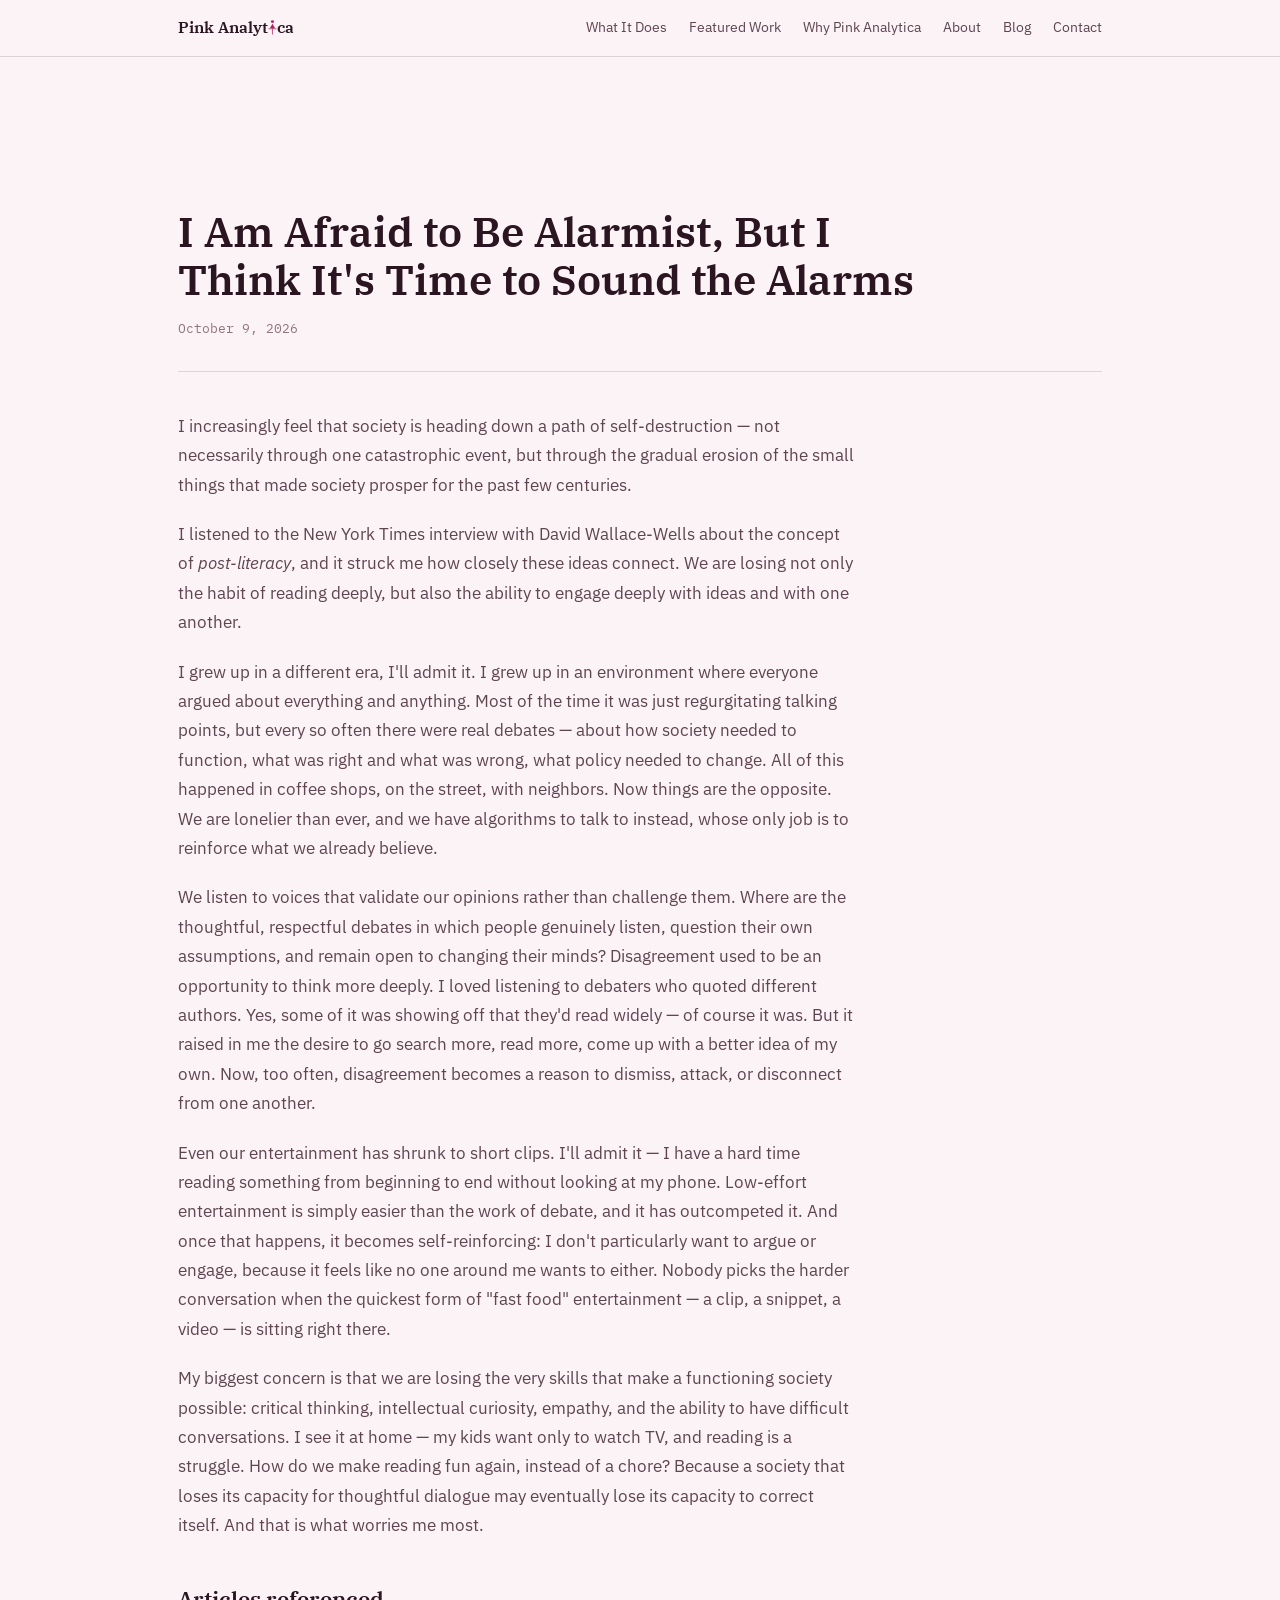
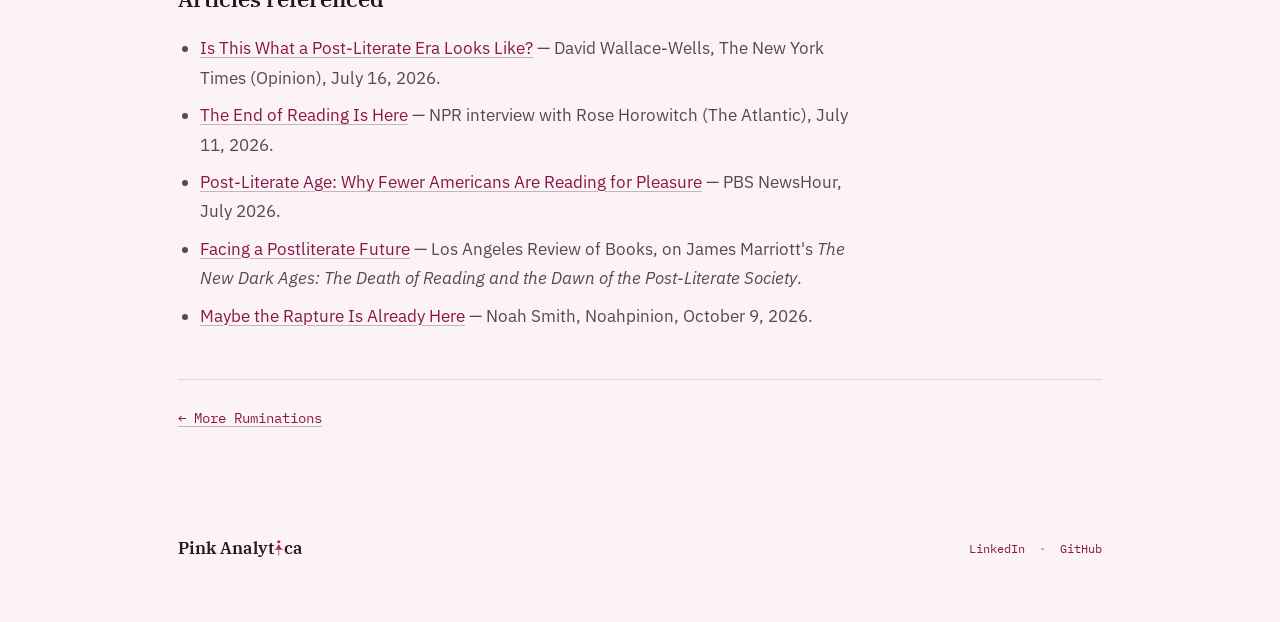
<file: blog/rumination/time-to-sound-the-alarms/index.html>
<!DOCTYPE html>
<html lang="en">
<head>
<meta charset="UTF-8">
<meta name="viewport" content="width=device-width, initial-scale=1.0">
<title>I Am Afraid to Be Alarmist, But I Think It's Time to Sound the Alarms &middot; Pink Analytica</title>
<link rel="icon" type="image/svg+xml" href="../../../favicon.svg">
<meta name="description" content="On post-literacy, the disappearance of real debate, and raising kids in the age of short clips.">
<link rel="preconnect" href="https://fonts.googleapis.com">
<link rel="preconnect" href="https://fonts.gstatic.com" crossorigin>
<link href="https://fonts.googleapis.com/css2?family=IBM+Plex+Serif:ital,wght@0,400;0,500;0,600;1,400&family=IBM+Plex+Sans:wght@400;500;600;700&family=IBM+Plex+Mono:wght@400;500;600&display=swap" rel="stylesheet">
<link rel="stylesheet" href="../../../styles.css">
</head>
<body>

<div class="topbar">
  <div class="wrap">
    <div class="topbar-name"><a href="../../../index.html" style="color:inherit; text-decoration:none;">Pink Analyt<span class="i-mark"><svg viewBox="0 0 20 34" aria-hidden="true"><ellipse cx="10" cy="4" rx="3.6" ry="3"/><polygon points="10,9 16,19 4,19"/><line x1="2" y1="20" x2="18" y2="20"/><line x1="10" y1="20" x2="10" y2="32"/></svg><span class="sr-only">i</span></span>ca</a></div>
    <nav>
      <a href="../../../index.html#what-i-do">What It Does</a>
      <a href="../../../index.html#work">Featured Work</a>
      <a href="../../../index.html#why">Why Pink Analytica</a>
      <a href="../../../index.html#about">About</a>
      <a href="../../index.html">Blog</a>
      <a href="../../../index.html#contact">Contact</a>
    </nav>
  </div>
</div>

<main class="wrap" style="padding-top:56px;">
<article class="post">
  <div class="post-header">
    <p class="eyebrow reveal"><a href="../index.html" class="back-link">&larr; Ruminations</a></p>
    <h1>I Am Afraid to Be Alarmist, But I Think It's Time to Sound the Alarms</h1>
    <div class="post-meta">October 9, 2026</div>
  </div>
  <div class="post-body">
    <p>I increasingly feel that society is heading down a path of self-destruction &mdash; not necessarily through one catastrophic event, but through the gradual erosion of the small things that made society prosper for the past few centuries.</p>
    <p>I listened to the New York Times interview with David Wallace-Wells about the concept of <em>post-literacy</em>, and it struck me how closely these ideas connect. We are losing not only the habit of reading deeply, but also the ability to engage deeply with ideas and with one another.</p>
    <p>I grew up in a different era, I'll admit it. I grew up in an environment where everyone argued about everything and anything. Most of the time it was just regurgitating talking points, but every so often there were real debates &mdash; about how society needed to function, what was right and what was wrong, what policy needed to change. All of this happened in coffee shops, on the street, with neighbors. Now things are the opposite. We are lonelier than ever, and we have algorithms to talk to instead, whose only job is to reinforce what we already believe.</p>
    <p>We listen to voices that validate our opinions rather than challenge them. Where are the thoughtful, respectful debates in which people genuinely listen, question their own assumptions, and remain open to changing their minds? Disagreement used to be an opportunity to think more deeply. I loved listening to debaters who quoted different authors. Yes, some of it was showing off that they'd read widely &mdash; of course it was. But it raised in me the desire to go search more, read more, come up with a better idea of my own. Now, too often, disagreement becomes a reason to dismiss, attack, or disconnect from one another.</p>
    <p>Even our entertainment has shrunk to short clips. I'll admit it &mdash; I have a hard time reading something from beginning to end without looking at my phone. Low-effort entertainment is simply easier than the work of debate, and it has outcompeted it. And once that happens, it becomes self-reinforcing: I don't particularly want to argue or engage, because it feels like no one around me wants to either. Nobody picks the harder conversation when the quickest form of "fast food" entertainment &mdash; a clip, a snippet, a video &mdash; is sitting right there.</p>
    <p>My biggest concern is that we are losing the very skills that make a functioning society possible: critical thinking, intellectual curiosity, empathy, and the ability to have difficult conversations. I see it at home &mdash; my kids want only to watch TV, and reading is a struggle. How do we make reading fun again, instead of a chore? Because a society that loses its capacity for thoughtful dialogue may eventually lose its capacity to correct itself. And that is what worries me most.</p>

    <h2>Articles referenced</h2>
    <ul>
      <li><a href="https://www.nytimes.com/2026/07/16/opinion/reading-test-scores-smartphones.html" target="_blank" rel="noopener">Is This What a Post-Literate Era Looks Like?</a> &mdash; David Wallace-Wells, The New York Times (Opinion), July 16, 2026.</li>
      <li><a href="https://www.npr.org/2026/07/11/nx-s1-5886268/are-we-living-through-the-end-of-reading" target="_blank" rel="noopener">The End of Reading Is Here</a> &mdash; NPR interview with Rose Horowitch (The Atlantic), July 11, 2026.</li>
      <li><a href="https://www.pbs.org/newshour/classroom/daily-news-lessons/2026/07/post-literate-age-why-fewer-americans-are-reading-for-pleasure" target="_blank" rel="noopener">Post-Literate Age: Why Fewer Americans Are Reading for Pleasure</a> &mdash; PBS NewsHour, July 2026.</li>
      <li><a href="https://lareviewofbooks.org/article/new-dark-ages-post-literate-society-james-marriott" target="_blank" rel="noopener">Facing a Postliterate Future</a> &mdash; Los Angeles Review of Books, on James Marriott's <em>The New Dark Ages: The Death of Reading and the Dawn of the Post-Literate Society</em>.</li>
      <li><a href="https://www.noahpinion.blog/p/maybe-the-rapture-is-already-here" target="_blank" rel="noopener">Maybe the Rapture Is Already Here</a> &mdash; Noah Smith, Noahpinion, October 9, 2026.</li>
    </ul>
  </div>
  <div class="post-footer">
    <a href="../index.html" class="back-link">&larr; More Ruminations</a>
  </div>
</article>
</main>

<footer>
  <div class="wrap">
    <div class="fname">Pink Analyt<span class="i-mark"><svg viewBox="0 0 20 34" aria-hidden="true"><ellipse cx="10" cy="4" rx="3.6" ry="3"/><polygon points="10,9 16,19 4,19"/><line x1="2" y1="20" x2="18" y2="20"/><line x1="10" y1="20" x2="10" y2="32"/></svg><span class="sr-only">i</span></span>ca</div>
    <div class="fmeta"><a href="https://www.linkedin.com/in/ketibakiri" target="_blank" rel="noopener">LinkedIn</a> &nbsp;&middot;&nbsp; <a href="https://github.com/ketibak-ai" target="_blank" rel="noopener">GitHub</a></div>
  </div>
</footer>

</body>
</html>
</file>
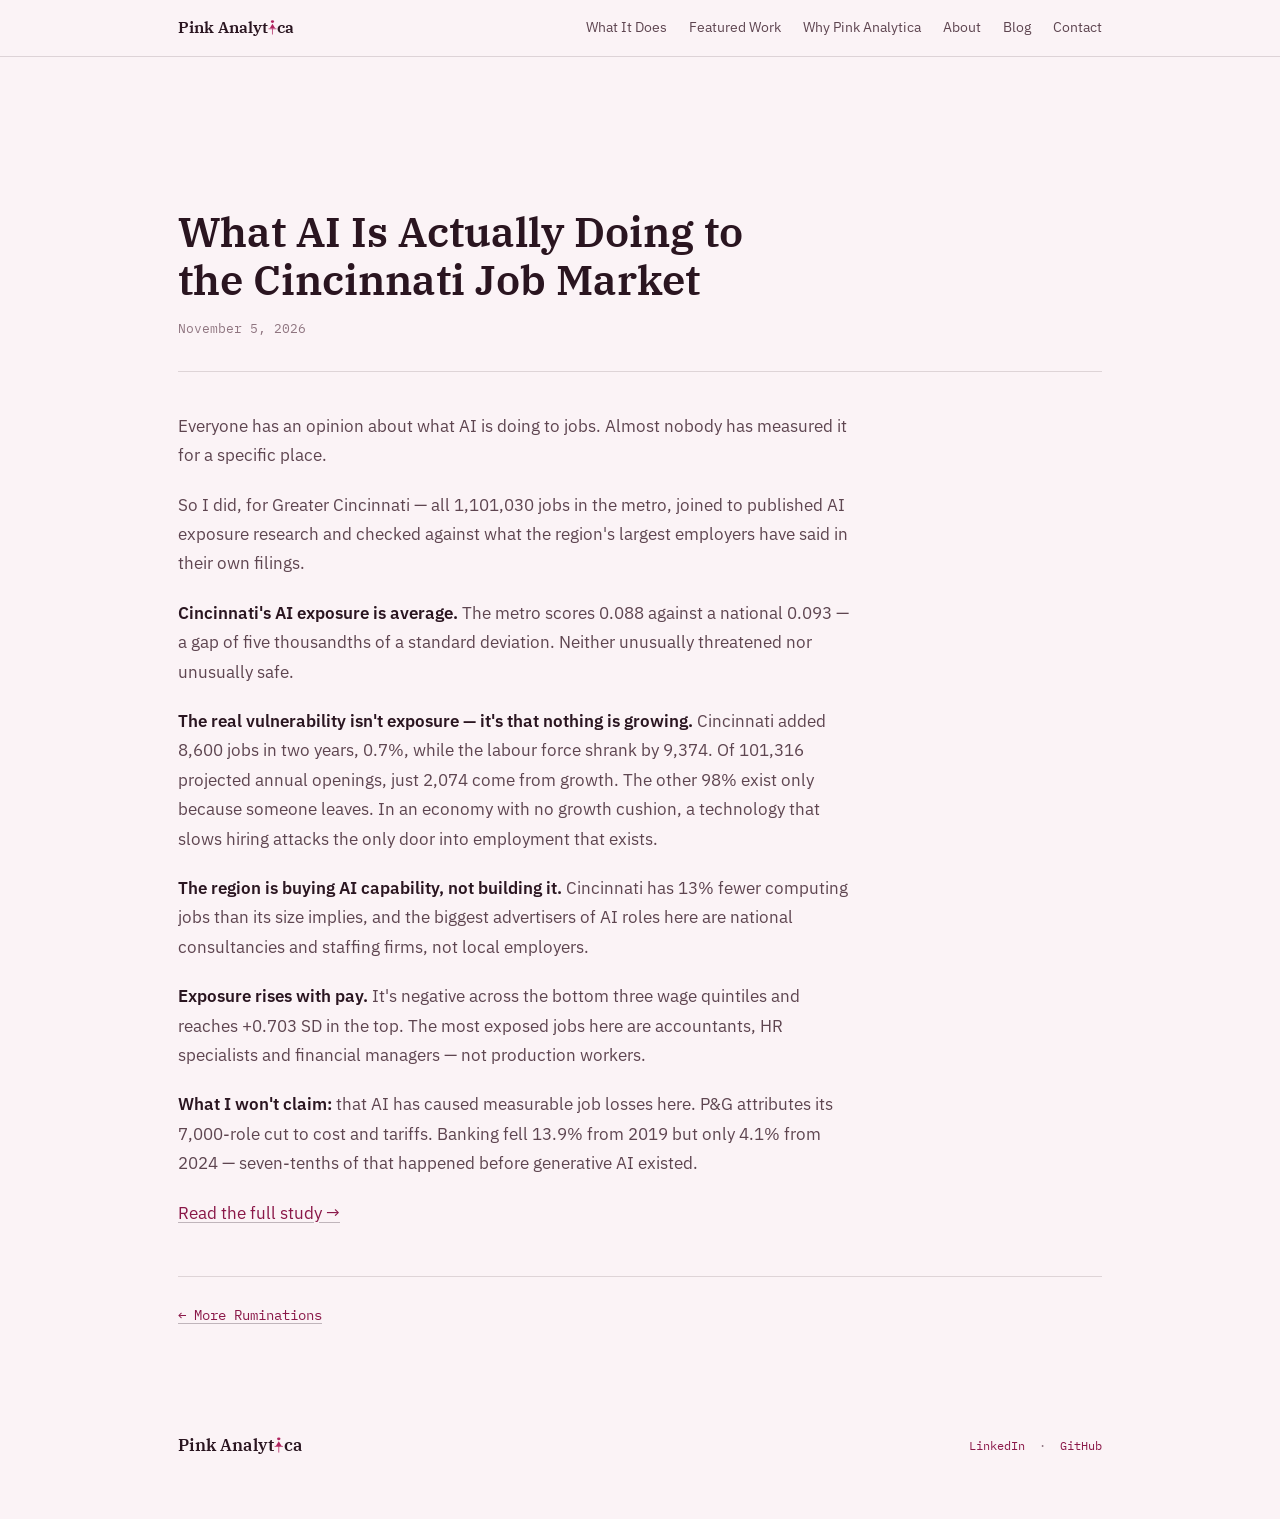
<file: blog/rumination/what-ai-is-actually-doing-to-the-cincinnati-job-market/index.html>
<!DOCTYPE html>
<html lang="en">
<head>
<meta charset="UTF-8">
<meta name="viewport" content="width=device-width, initial-scale=1.0">
<title>What AI Is Actually Doing to the Cincinnati Job Market &middot; Pink Analytica</title>
<link rel="icon" type="image/svg+xml" href="../../../favicon.svg">
<meta name="description" content="A data-driven look at AI exposure across every job in Greater Cincinnati, checked against what the region's largest employers have actually said.">
<link rel="preconnect" href="https://fonts.googleapis.com">
<link rel="preconnect" href="https://fonts.gstatic.com" crossorigin>
<link href="https://fonts.googleapis.com/css2?family=IBM+Plex+Serif:ital,wght@0,400;0,500;0,600;1,400&family=IBM+Plex+Sans:wght@400;500;600;700&family=IBM+Plex+Mono:wght@400;500;600&display=swap" rel="stylesheet">
<link rel="stylesheet" href="../../../styles.css">
</head>
<body>

<div class="topbar">
  <div class="wrap">
    <div class="topbar-name"><a href="../../../index.html" style="color:inherit; text-decoration:none;">Pink Analyt<span class="i-mark"><svg viewBox="0 0 20 34" aria-hidden="true"><ellipse cx="10" cy="4" rx="3.6" ry="3"/><polygon points="10,9 16,19 4,19"/><line x1="2" y1="20" x2="18" y2="20"/><line x1="10" y1="20" x2="10" y2="32"/></svg><span class="sr-only">i</span></span>ca</a></div>
    <nav>
      <a href="../../../index.html#what-i-do">What It Does</a>
      <a href="../../../index.html#work">Featured Work</a>
      <a href="../../../index.html#why">Why Pink Analytica</a>
      <a href="../../../index.html#about">About</a>
      <a href="../../index.html">Blog</a>
      <a href="../../../index.html#contact">Contact</a>
    </nav>
  </div>
</div>

<main class="wrap" style="padding-top:56px;">
<article class="post">
  <div class="post-header">
    <p class="eyebrow reveal"><a href="../index.html" class="back-link">&larr; Ruminations</a></p>
    <h1>What AI Is Actually Doing to the Cincinnati Job Market</h1>
    <div class="post-meta">November 5, 2026</div>
  </div>
  <div class="post-body">
    <p>Everyone has an opinion about what AI is doing to jobs. Almost nobody has measured it for a specific place.</p>
    <p>So I did, for Greater Cincinnati &mdash; all 1,101,030 jobs in the metro, joined to published AI exposure research and checked against what the region's largest employers have said in their own filings.</p>
    <p><strong>Cincinnati's AI exposure is average.</strong> The metro scores 0.088 against a national 0.093 &mdash; a gap of five thousandths of a standard deviation. Neither unusually threatened nor unusually safe.</p>
    <p><strong>The real vulnerability isn't exposure &mdash; it's that nothing is growing.</strong> Cincinnati added 8,600 jobs in two years, 0.7%, while the labour force shrank by 9,374. Of 101,316 projected annual openings, just 2,074 come from growth. The other 98% exist only because someone leaves. In an economy with no growth cushion, a technology that slows hiring attacks the only door into employment that exists.</p>
    <p><strong>The region is buying AI capability, not building it.</strong> Cincinnati has 13% fewer computing jobs than its size implies, and the biggest advertisers of AI roles here are national consultancies and staffing firms, not local employers.</p>
    <p><strong>Exposure rises with pay.</strong> It's negative across the bottom three wage quintiles and reaches +0.703 SD in the top. The most exposed jobs here are accountants, HR specialists and financial managers &mdash; not production workers.</p>
    <p><strong>What I won't claim:</strong> that AI has caused measurable job losses here. P&amp;G attributes its 7,000-role cut to cost and tariffs. Banking fell 13.9% from 2019 but only 4.1% from 2024 &mdash; seven-tenths of that happened before generative AI existed.</p>
    <p><a href="https://ketibak-ai.github.io/cincinnati-ai-labor-market/" target="_blank" rel="noopener">Read the full study &rarr;</a></p>
  </div>
  <div class="post-footer">
    <a href="../index.html" class="back-link">&larr; More Ruminations</a>
  </div>
</article>
</main>

<footer>
  <div class="wrap">
    <div class="fname">Pink Analyt<span class="i-mark"><svg viewBox="0 0 20 34" aria-hidden="true"><ellipse cx="10" cy="4" rx="3.6" ry="3"/><polygon points="10,9 16,19 4,19"/><line x1="2" y1="20" x2="18" y2="20"/><line x1="10" y1="20" x2="10" y2="32"/></svg><span class="sr-only">i</span></span>ca</div>
    <div class="fmeta"><a href="https://www.linkedin.com/in/ketibakiri" target="_blank" rel="noopener">LinkedIn</a> &nbsp;&middot;&nbsp; <a href="https://github.com/ketibak-ai" target="_blank" rel="noopener">GitHub</a></div>
  </div>
</footer>

</body>
</html>
</file>
<file: styles.css>
:root{
  --paper: #fbf3f6;
  --surface: #f5e4ea;
  --surface-2: #eed3dd;
  --ink: #2a1520;
  --ink-soft: #5e4550;
  --ink-faint: #8f7580;
  --line: rgba(42,21,32,0.14);
  --line-strong: rgba(42,21,32,0.28);
  --accent: #b0245f;
  --accent-strong: #8a1748;
  --accent-2: #8f5f14;
  --accent-2-strong: #6b450a;
  --shadow: 0 1px 2px rgba(42,21,32,0.06);
}

@media (prefers-color-scheme: dark){
  :root:not([data-theme="light"]){
    --paper: #180d13;
    --surface: #23131b;
    --surface-2: #2e1a24;
    --ink: #f6e9ee;
    --ink-soft: #cfb6c1;
    --ink-faint: #957c88;
    --line: rgba(246,233,238,0.14);
    --line-strong: rgba(246,233,238,0.26);
    --accent: #f08ab4;
    --accent-strong: #f7b0c9;
    --accent-2: #d9a252;
    --accent-2-strong: #ecc17c;
    --shadow: 0 1px 2px rgba(0,0,0,0.4);
  }
}
:root[data-theme="dark"]{
  --paper: #180d13;
    --surface: #23131b;
    --surface-2: #2e1a24;
    --ink: #f6e9ee;
    --ink-soft: #cfb6c1;
    --ink-faint: #957c88;
    --line: rgba(246,233,238,0.14);
    --line-strong: rgba(246,233,238,0.26);
    --accent: #f08ab4;
    --accent-strong: #f7b0c9;
    --accent-2: #d9a252;
    --accent-2-strong: #ecc17c;
    --shadow: 0 1px 2px rgba(0,0,0,0.4);
}

*{ box-sizing: border-box; }
html{ background: var(--paper); }
body{
  margin:0;
  background: var(--paper);
  color: var(--ink);
  font-family: "IBM Plex Sans", ui-sans-serif, system-ui, sans-serif;
  font-size: 17px;
  line-height: 1.6;
  -webkit-font-smoothing: antialiased;
}
::selection{ background: var(--accent); color: var(--paper); }

a{ color: var(--accent-strong); text-decoration-color: var(--line-strong); text-underline-offset: 3px; }
a:hover{ color: var(--accent); }
a:focus-visible, button:focus-visible{ outline: 2px solid var(--accent); outline-offset: 3px; border-radius: 2px; }

.wrap{ max-width: 980px; margin: 0 auto; padding: 0 28px; }
.prose{ max-width: 66ch; }

h1,h2,h3{ font-family: "IBM Plex Serif", ui-serif, Georgia, serif; font-weight: 600; text-wrap: balance; color: var(--ink); margin: 0; }

.eyebrow{
  font-family: "IBM Plex Mono", ui-monospace, monospace;
  font-size: 0.72rem;
  letter-spacing: 0.14em;
  text-transform: uppercase;
  color: var(--accent-strong);
}

.mono{ font-family: "IBM Plex Mono", ui-monospace, monospace; font-variant-numeric: tabular-nums; }

/* ---------- topbar ---------- */
.topbar{
  position: sticky; top:0; z-index: 20;
  background: color-mix(in srgb, var(--paper) 88%, transparent);
  backdrop-filter: blur(6px);
  border-bottom: 1px solid var(--line);
}
.topbar .wrap{ display:flex; align-items:center; justify-content:space-between; height:56px; }
.topbar-name{ font-family:"IBM Plex Serif",serif; font-weight:600; font-size:1rem; }
.topbar nav{ display:flex; gap:22px; }
.topbar nav a{ font-size:0.85rem; color: var(--ink-soft); text-decoration:none; }
.topbar nav a:hover{ color: var(--accent-strong); }
@media (max-width: 620px){ .topbar nav{ display:none; } }

/* ---------- hero ---------- */
header.hero{ padding: 64px 0 0; border-bottom: 1px solid var(--line); }
.hero-top{ display:flex; flex-wrap:wrap; gap: 24px; justify-content:space-between; align-items:flex-end; }
.hero h1{ font-size: clamp(2.4rem, 5vw, 3.6rem); line-height:1.04; letter-spacing:-0.01em; }
.hero-headline{ margin-top:18px; display:flex; flex-wrap:wrap; gap:8px 32px; }
.hero-headline .stat-item{ margin:0; font-family:"IBM Plex Serif",serif; font-weight:600; font-size: clamp(1.1rem, 2.1vw, 1.3rem); line-height:1.35; color: var(--ink); }
.hero-headline .stat-item::before{ content:"\2022"; color: var(--accent); margin-right:0.5em; }
.hero .role{ margin-top:10px; font-size: clamp(1.05rem, 2vw, 1.25rem); color: var(--accent-strong); font-family:"IBM Plex Serif",serif; font-style:italic; }
.hero-keywords{ margin-top:14px; font-family:"IBM Plex Mono",monospace; font-size:0.8rem; color: var(--ink-faint); }
.founder{ margin:10px 0 0; font-family:"IBM Plex Mono",monospace; font-size:0.8rem; letter-spacing:0.08em; color: var(--ink-faint); }
.founder-photo{ width:160px; height:160px; border-radius:50%; object-fit:cover; border:1px solid var(--line-strong); flex:none; }
.section-head.founder-head{ align-items:center; }
.founder-head h2{ margin-bottom:2px; }
.founder-head .founder{ margin:0; }

.i-mark{ display:inline-block; width:0.56em; vertical-align:-0.22em; }
.i-mark svg{ display:block; width:100%; height:1.18em; overflow:visible; }
.i-mark ellipse, .i-mark polygon{ fill: var(--accent); }
.i-mark line{ stroke: var(--accent); stroke-width:1.6; stroke-linecap:round; }

.megaphone-mark{ display:inline-block; width:8em; vertical-align:-1.35em; margin-left:0.05em; transform: scaleX(-1); }
.megaphone-mark svg{ display:block; width:100%; height:3em; overflow:visible; }
.megaphone-mark polygon, .megaphone-mark rect{ fill: var(--accent); }
.megaphone-mark path{ stroke: var(--accent); fill:none; stroke-width:1.1; stroke-linecap:round; }
.sr-only{ position:absolute; width:1px; height:1px; padding:0; margin:-1px; overflow:hidden; clip:rect(0,0,0,0); white-space:nowrap; border:0; }
.contact-block{ text-align:right; font-family:"IBM Plex Mono",monospace; font-size:0.82rem; color: var(--ink-soft); line-height:1.9; }
.contact-block a{ color: var(--ink-soft); text-decoration:none; }
.contact-block a:hover{ color: var(--accent-strong); }
@media (max-width: 620px){ .contact-block{ text-align:left; } }

/* ---------- sections ---------- */
section{ padding: 56px 0; border-bottom: 1px solid var(--line); }
section:last-of-type{ border-bottom:none; }
.section-head{ display:flex; align-items:baseline; gap:16px; margin-bottom: 28px; }
.section-head h2{ font-size: 1.5rem; }

.summary p{ margin:0 0 16px; color: var(--ink-soft); }
.summary p:last-child{ margin-bottom:0; }
.summary strong{ color: var(--ink); font-weight:600; }

/* competencies */
.comp-grid{ display:grid; grid-template-columns: repeat(2, 1fr); gap: 1px; background: var(--line); border: 1px solid var(--line); }
.comp-card{ background: var(--surface); padding: 22px 24px; }
.comp-card h3{ font-family:"IBM Plex Sans",sans-serif; font-weight:600; font-size:0.95rem; color: var(--accent-strong); margin-bottom:10px; }
.comp-card .tags{ display:flex; flex-wrap:wrap; gap:6px 8px; }
.comp-card .tags span{ font-family:"IBM Plex Mono",monospace; font-size:0.74rem; color: var(--ink-soft); background: var(--surface-2); padding:3px 8px; border-radius:3px; }
@media (max-width: 700px){ .comp-grid{ grid-template-columns: 1fr; } }

/* AI statement */
.ai-quote{
  margin: 0 0 24px;
  padding-left: 24px;
  border-left: 3px solid var(--accent);
  font-family: "IBM Plex Serif", serif;
  font-style: italic;
  font-size: clamp(1.15rem, 2.4vw, 1.4rem);
  line-height: 1.5;
  color: var(--ink);
  max-width: 66ch;
}

/* services + contact */
.lede{ margin:0 0 28px; color: var(--ink-soft); font-size:1.05rem; }
.eng-grid{ display:grid; grid-template-columns: repeat(3,1fr); gap:1px; background: var(--line); border:1px solid var(--line); margin-bottom:36px; }
.eng-card{ background: var(--surface); padding: 24px; }
.eng-card h3{ font-size:1.1rem; margin:6px 0 8px; }
.eng-card p:last-child{ margin:0; color: var(--ink-soft); font-size:0.93rem; }
.cap-grid{ display:grid; grid-template-columns: repeat(2,1fr); gap:28px; margin-bottom:28px; }
.cap-group h3{ font-family:"IBM Plex Sans",sans-serif; font-size:0.95rem; color: var(--accent-strong); padding-bottom:8px; border-bottom:1px solid var(--line-strong); margin-bottom:10px; }
.cap-group ul{ margin:0; padding:0; list-style:none; color: var(--ink-soft); font-size:0.92rem; }
.cap-group li{ padding:5px 0; }
.scope-note{ font-size:0.88rem; color: var(--ink-faint); font-style:italic; margin:0 0 20px; }
@media (max-width: 800px){ .eng-grid, .cap-grid{ grid-template-columns: 1fr; } }
.cta{ display:inline-block; padding:12px 24px; background: var(--accent); color: var(--paper); text-decoration:none; font-weight:600; border-radius:3px; }
.cta:hover{ background: var(--accent-strong); color: var(--paper); }
.cta .i-mark ellipse, .cta .i-mark polygon{ fill: var(--paper); }
.cta .i-mark line{ stroke: var(--paper); }

/* featured work */
.work-grid{ display:flex; flex-direction:column; gap:1px; background: var(--line); border:1px solid var(--line); }
.work-card{ background: var(--surface); padding:30px; display:flex; flex-direction:column; gap:14px; }
.work-card h3{ font-size:1.25rem; }
.work-card p{ margin:0; color: var(--ink-soft); font-size:0.97rem; }
.work-tags{ display:flex; flex-wrap:wrap; gap:6px 8px; }
.work-tags span{ font-family:"IBM Plex Mono",monospace; font-size:0.72rem; color: var(--ink-soft); background: var(--surface-2); padding:3px 8px; border-radius:3px; }
.work-links{ display:flex; gap:20px; margin-top:auto; padding-top:4px; }
.work-links a{ font-family:"IBM Plex Mono",monospace; font-size:0.82rem; font-weight:600; color: var(--accent-strong); text-decoration:none; }
.work-links a:hover{ color: var(--accent); }

footer{ padding: 40px 0 60px; }
footer .wrap{ display:flex; flex-wrap:wrap; justify-content:space-between; gap:16px; align-items:center; }
footer .fname{ font-family:"IBM Plex Serif",serif; font-weight:600; }
footer .fmeta{ font-family:"IBM Plex Mono",monospace; font-size:0.78rem; color: var(--ink-faint); }
footer a{ text-decoration:none; }

@media (prefers-reduced-motion: no-preference){
  .reveal{ opacity:0; transform: translateY(10px); transition: opacity .5s ease, transform .5s ease; }
  .reveal.in{ opacity:1; transform:none; }
}

/* ---------- blog ---------- */
.blog-lede{ color: var(--ink-soft); font-size:1.05rem; max-width:66ch; margin:0 0 36px; }
.post-list{ display:flex; flex-direction:column; gap:1px; background: var(--line); border:1px solid var(--line); }
.post-card{ background: var(--surface); padding:26px 28px; display:block; text-decoration:none; color: inherit; }
.post-card:hover{ background: var(--surface-2); }
.post-card .post-date{ font-family:"IBM Plex Mono",monospace; font-size:0.78rem; color: var(--ink-faint); letter-spacing:0.03em; }
.post-card h3{ font-size:1.15rem; margin:6px 0 8px; color: var(--ink); }
.post-card p{ margin:0; color: var(--ink-soft); font-size:0.95rem; }
.post-card .post-topic{ display:inline-block; margin-top:10px; font-family:"IBM Plex Mono",monospace; font-size:0.7rem; letter-spacing:0.05em; text-transform:uppercase; color: var(--accent-strong); background: color-mix(in srgb, var(--accent) 12%, transparent); padding:2px 8px; border-radius:3px; }
.post-coming-soon{ background: var(--surface); padding:26px 28px; opacity:0.6; }
.post-coming-soon .post-date{ font-family:"IBM Plex Mono",monospace; font-size:0.78rem; color: var(--ink-faint); }
.post-coming-soon h3{ font-size:1.15rem; margin:6px 0 8px; }
.post-coming-soon p{ margin:0; color: var(--ink-soft); font-size:0.95rem; font-style:italic; }

article.post{ padding: 48px 0 64px; }
.post-header{ margin-bottom:40px; border-bottom:1px solid var(--line); padding-bottom:32px; }
.post-header .eyebrow{ margin-bottom:14px; display:block; }
.post-header h1{ font-size: clamp(1.8rem, 4vw, 2.6rem); line-height:1.15; margin-bottom:14px; }
.post-header .post-meta{ font-family:"IBM Plex Mono",monospace; font-size:0.82rem; color: var(--ink-faint); }
.post-body{ max-width:68ch; color: var(--ink-soft); font-size:1.05rem; line-height:1.75; }
.post-body h2{ font-size:1.35rem; color: var(--ink); margin:40px 0 16px; }
.post-body p{ margin:0 0 20px; }
.post-body ul, .post-body ol{ margin:0 0 20px; padding-left:22px; }
.post-body li{ margin-bottom:8px; }
.post-body strong{ color: var(--ink); font-weight:600; }
.post-body blockquote{ margin:28px 0; padding-left:20px; border-left:3px solid var(--accent); font-style:italic; color: var(--ink); }
.post-footer{ margin-top:48px; padding-top:24px; border-top:1px solid var(--line); }
.back-link{ font-family:"IBM Plex Mono",monospace; font-size:0.85rem; }
</file>
